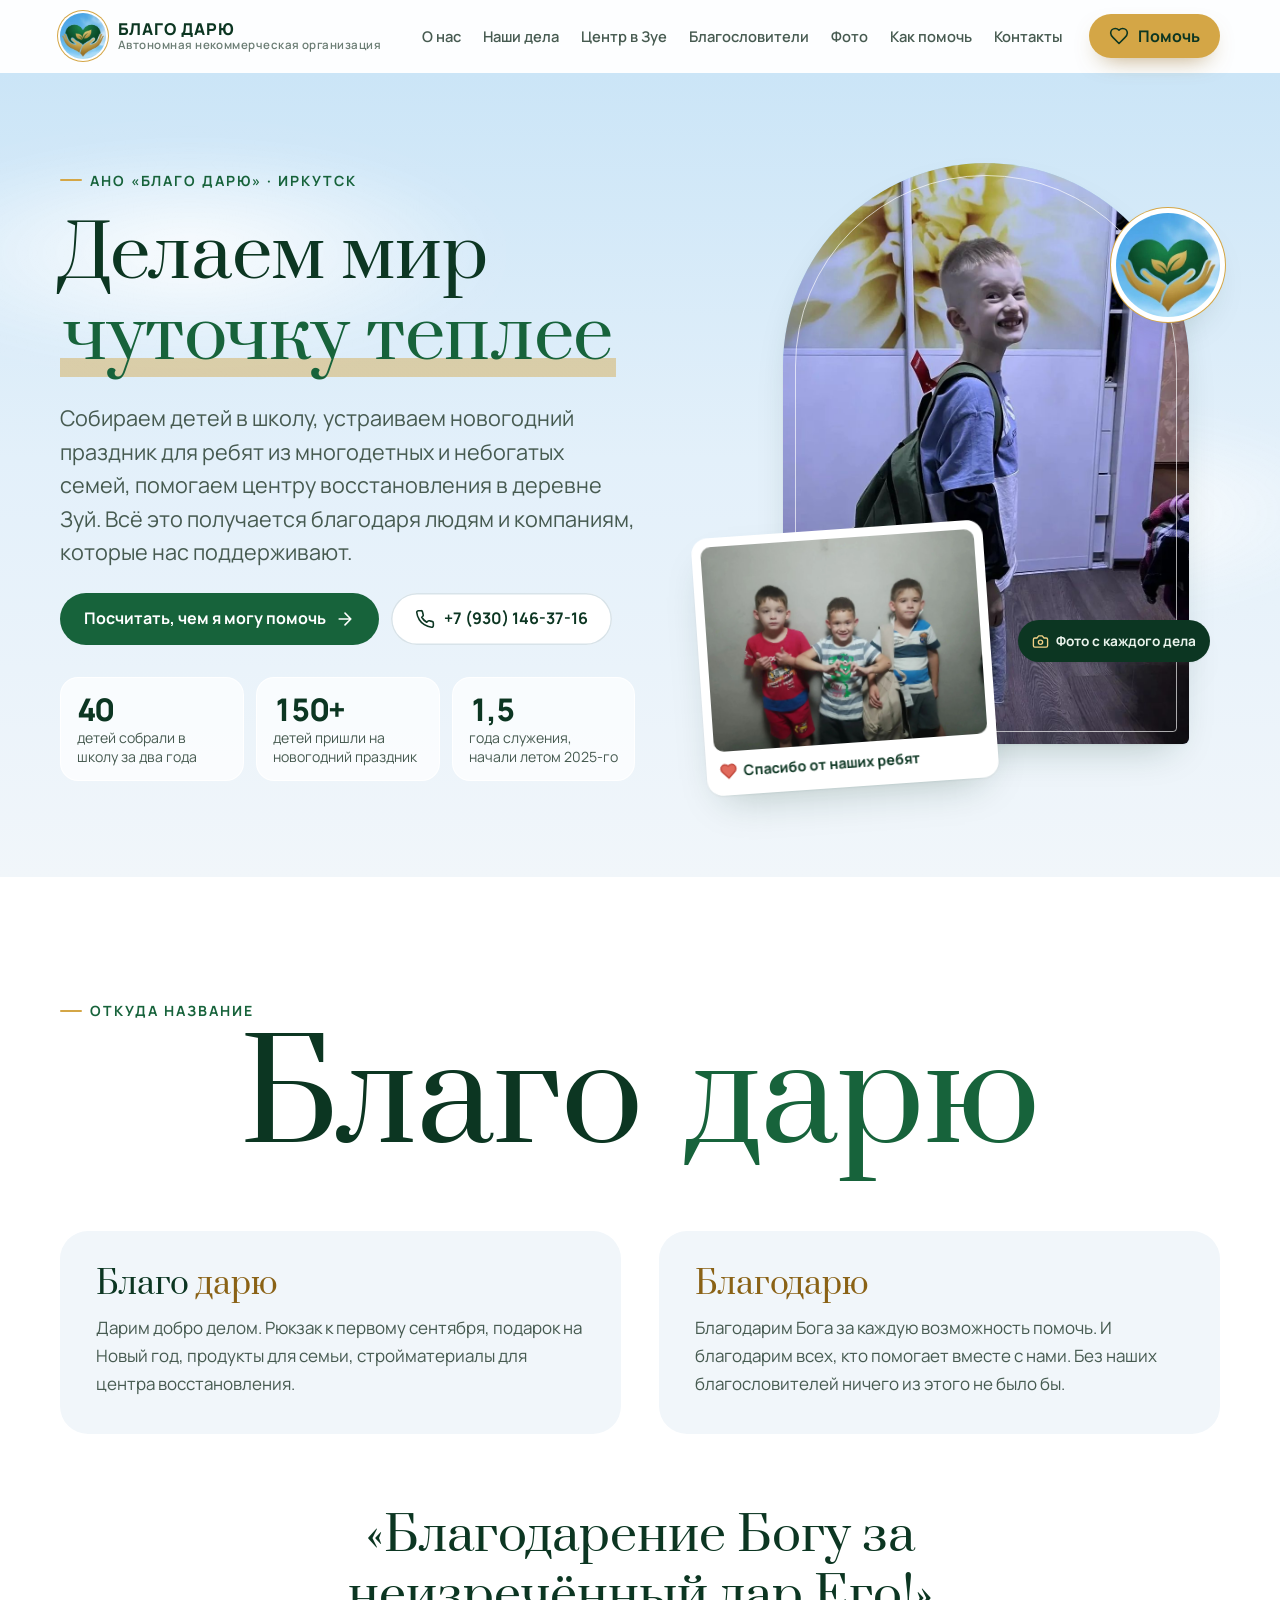
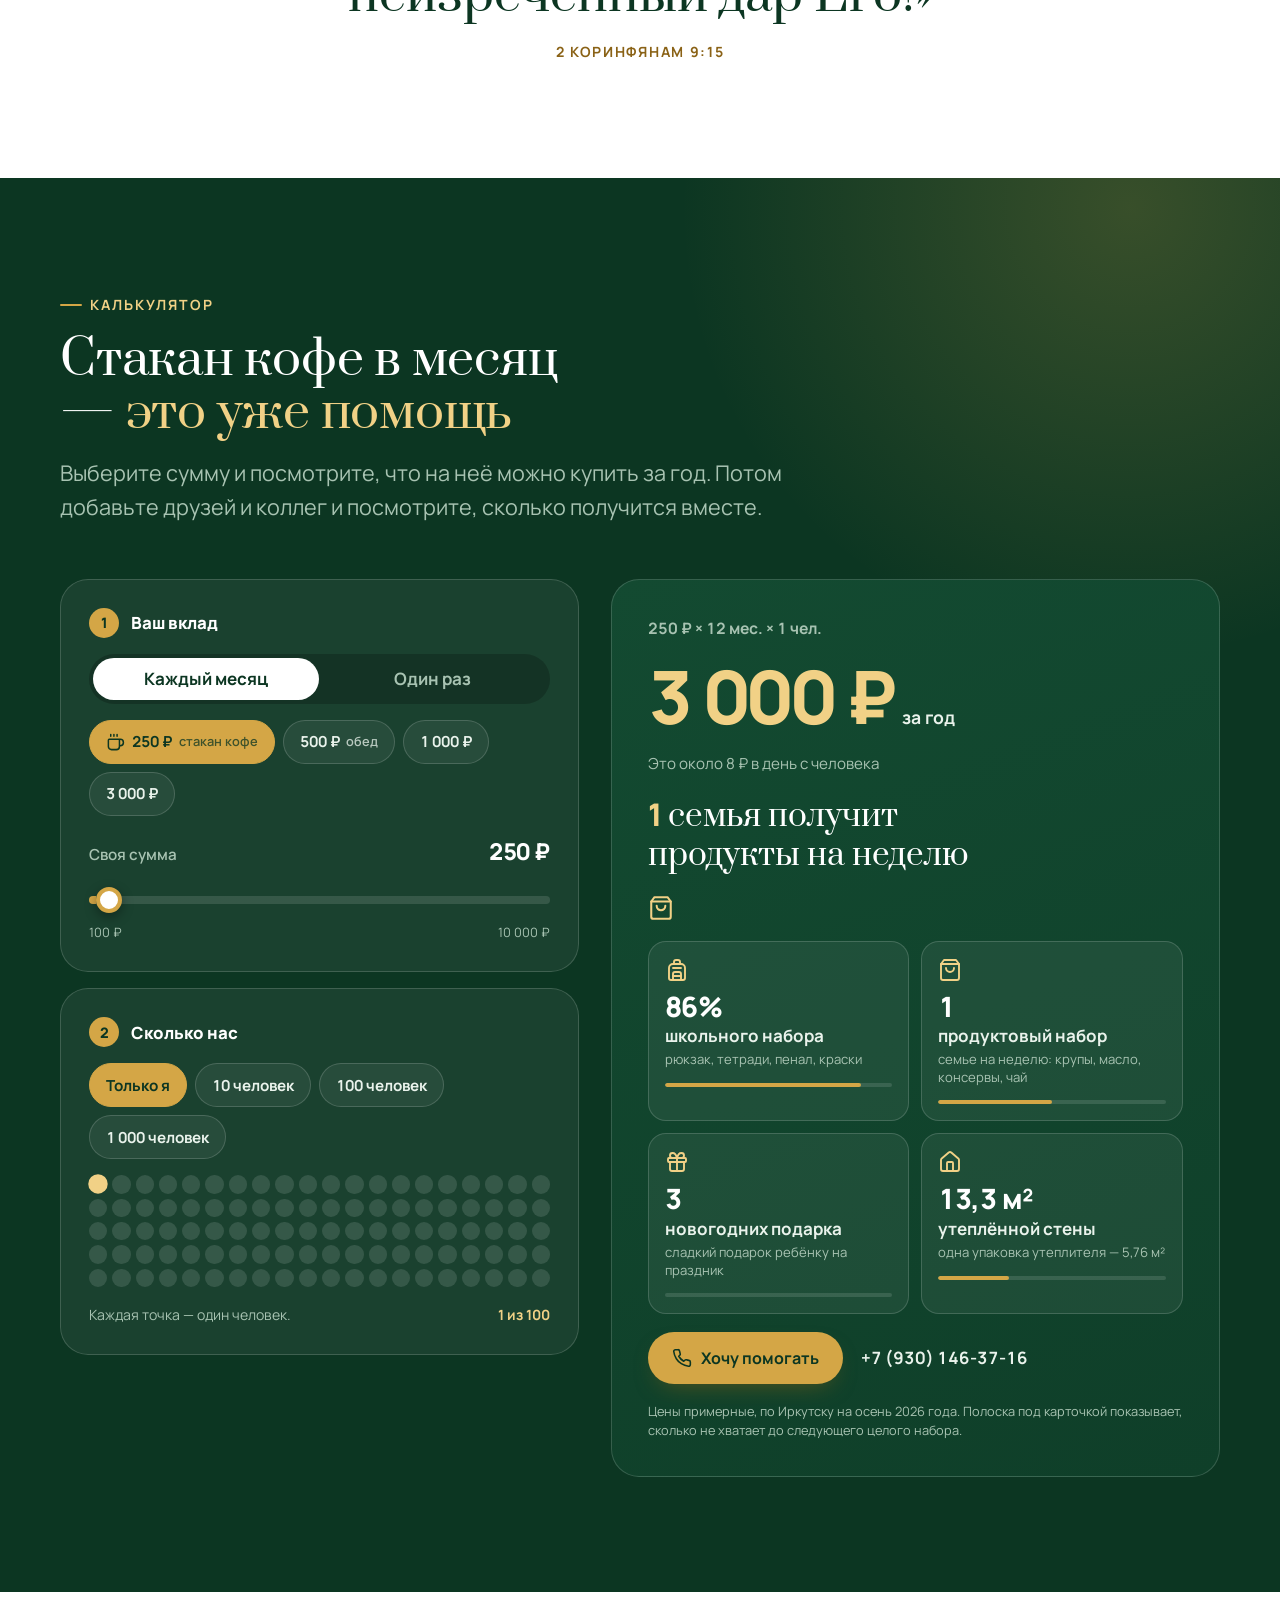
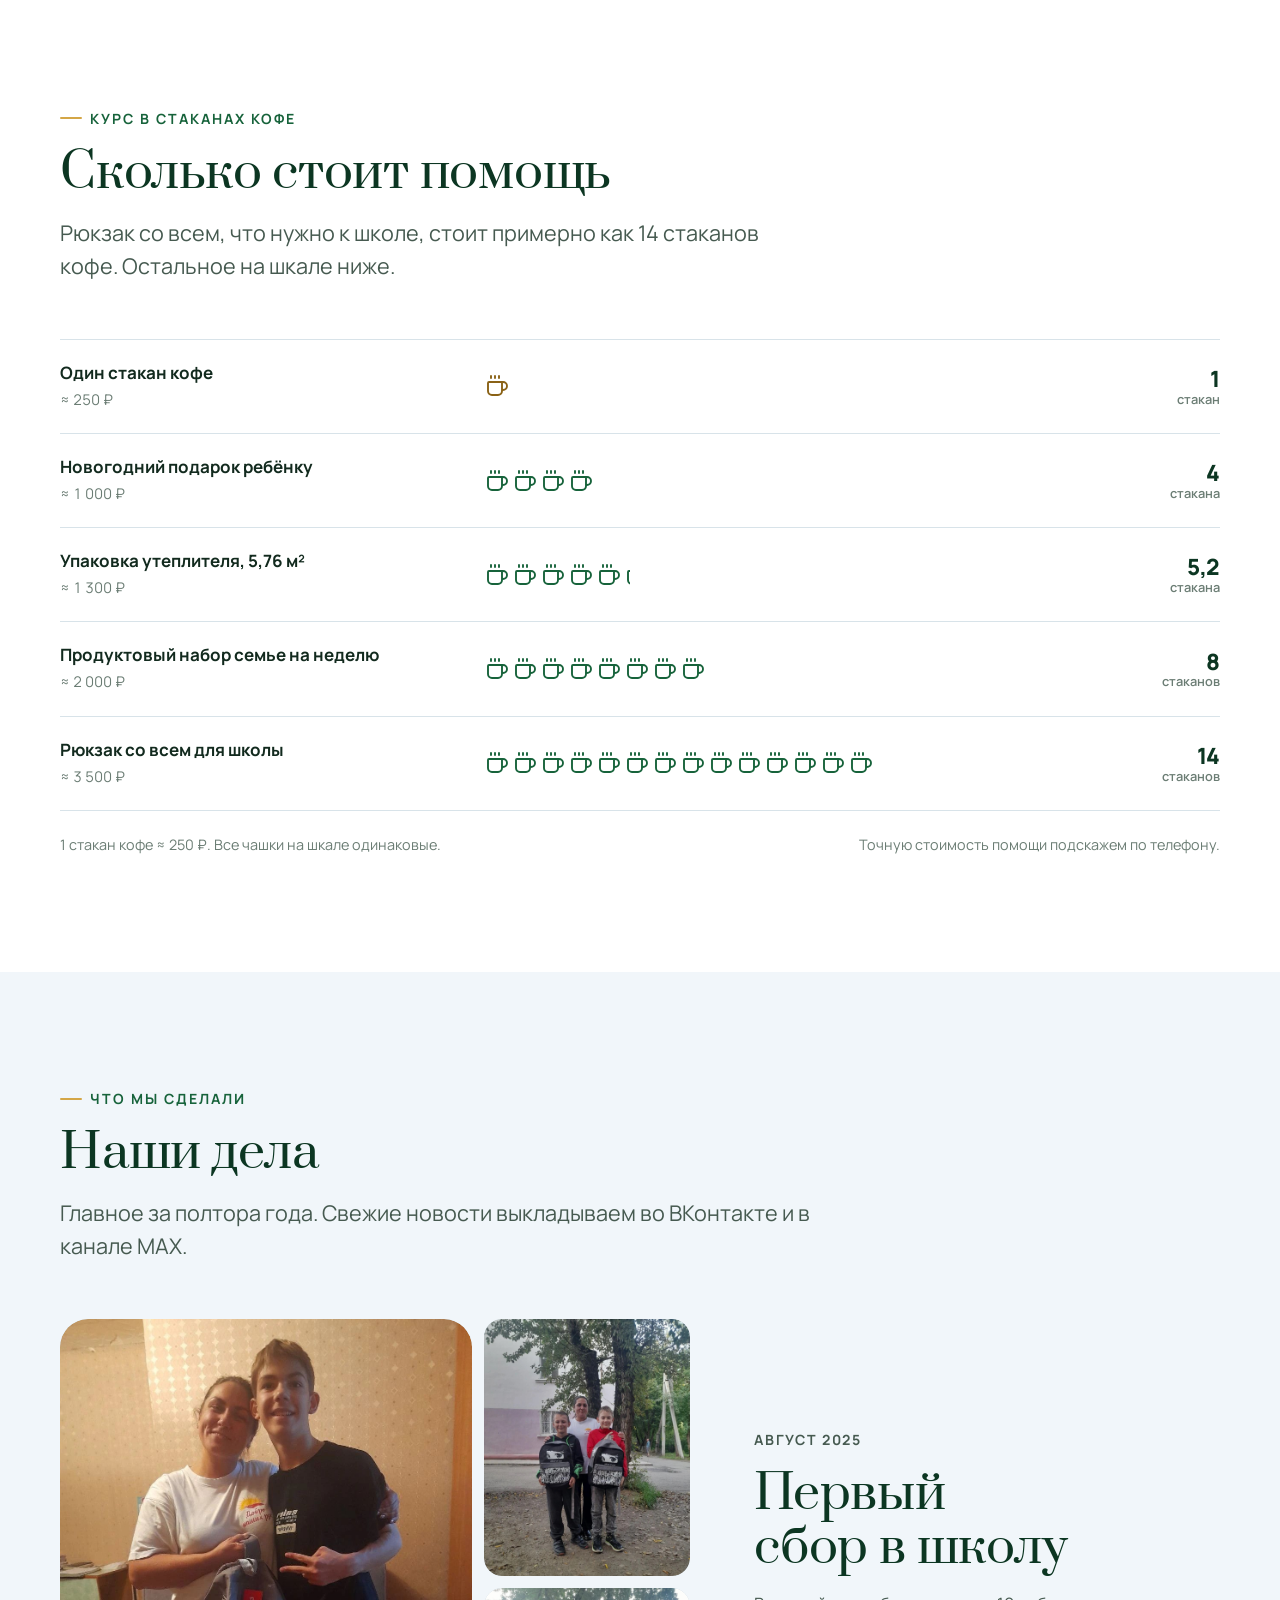
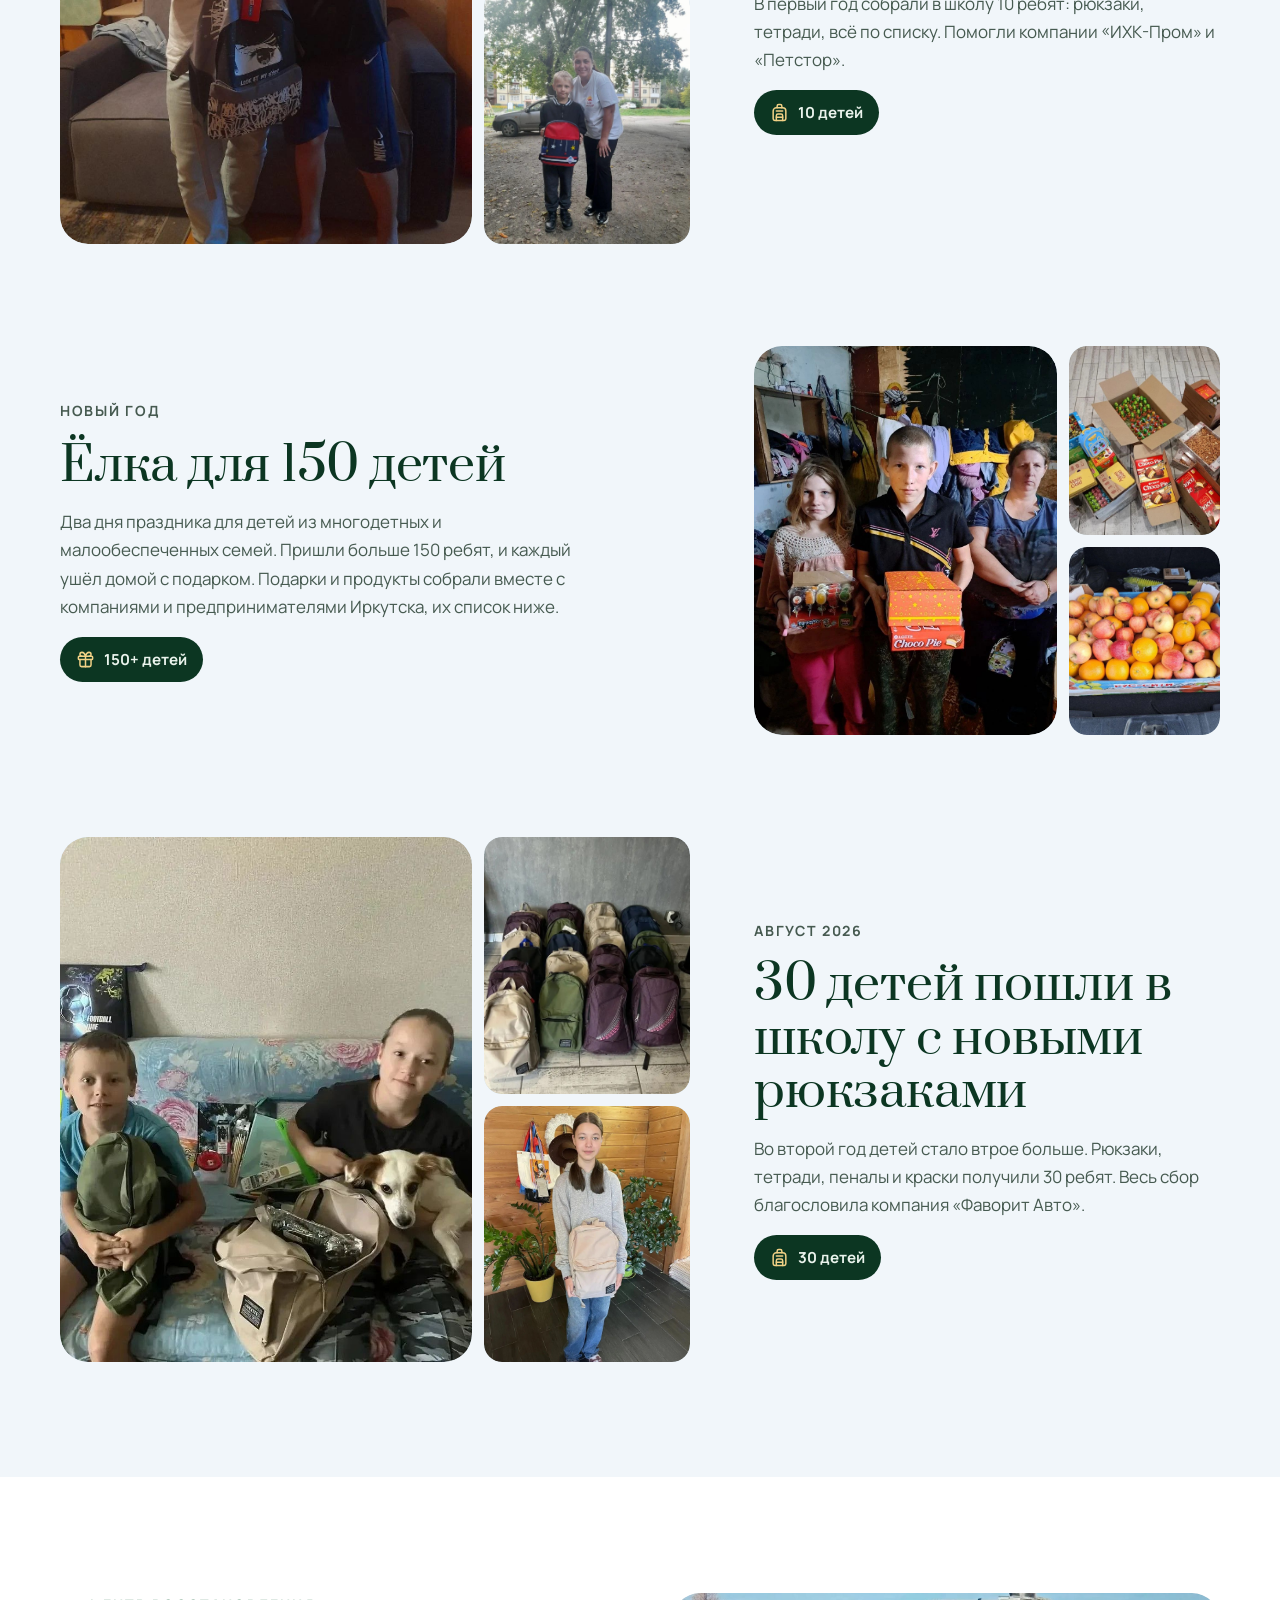
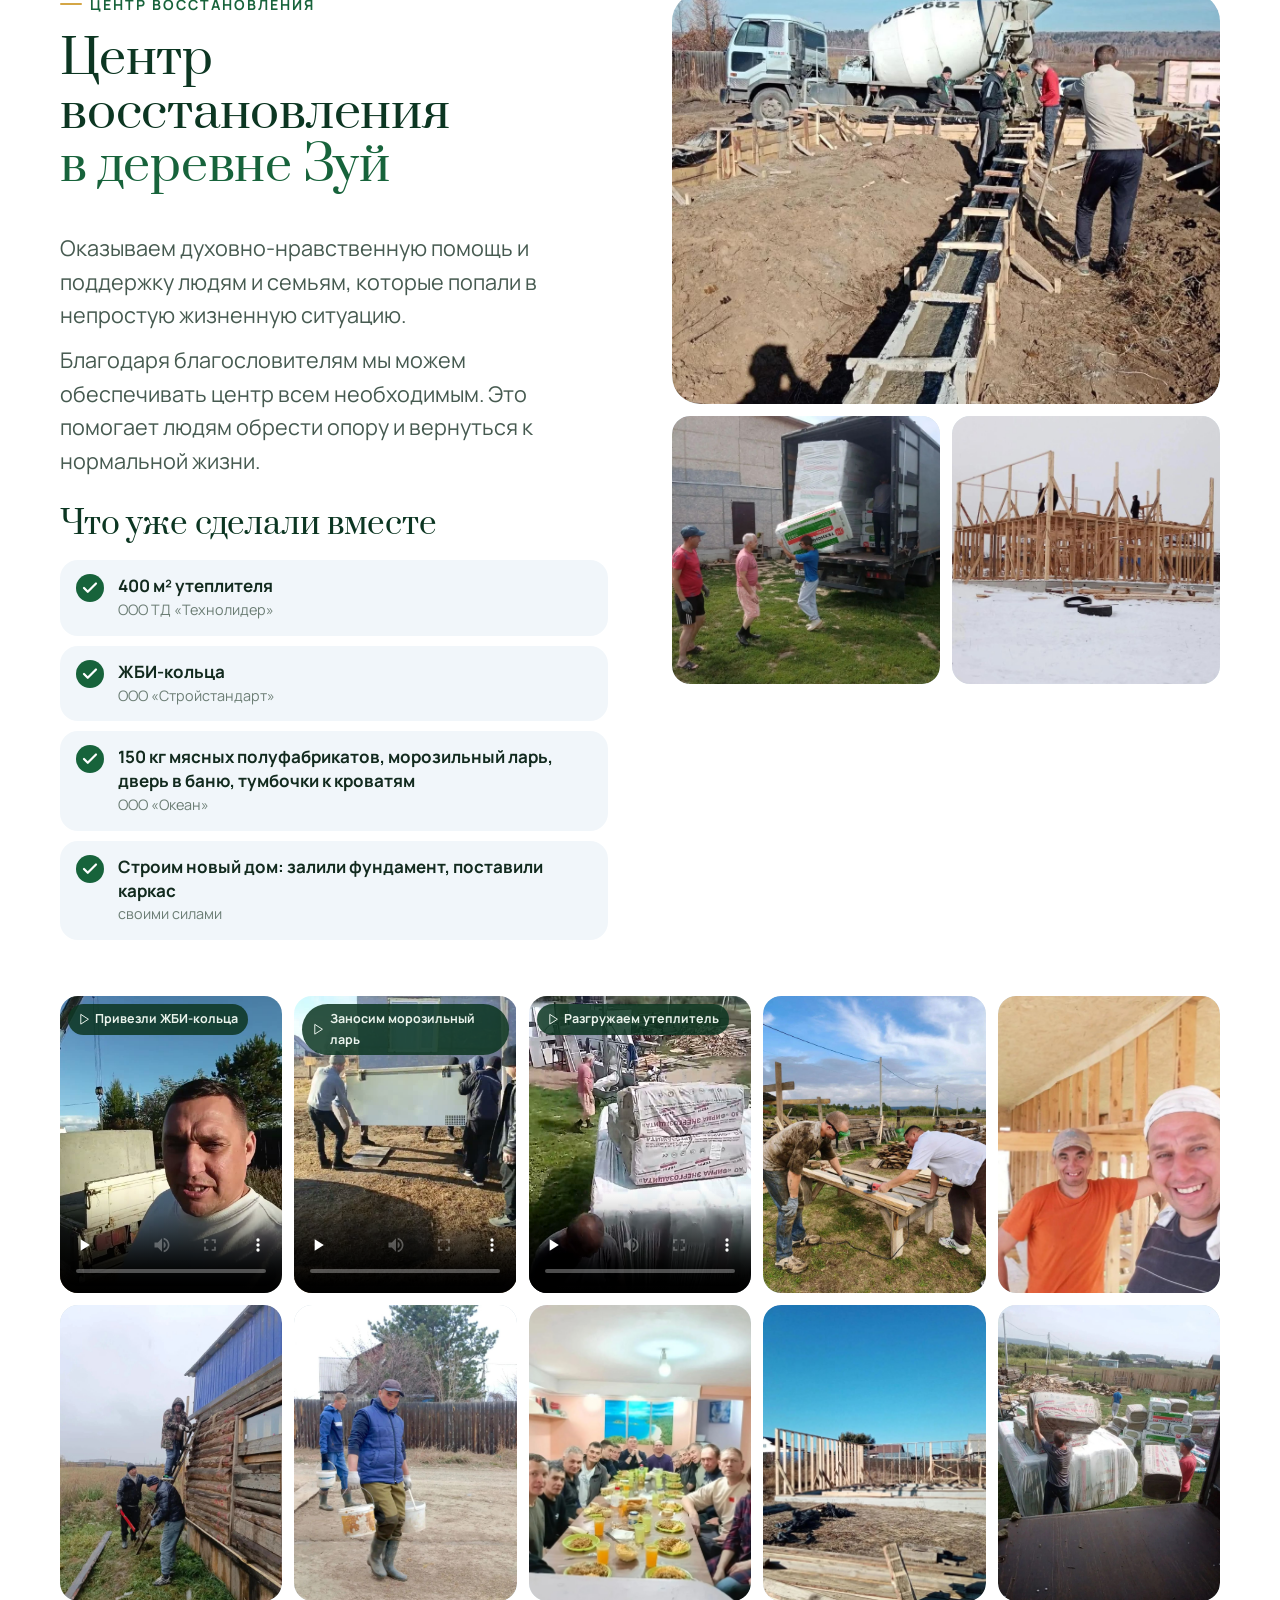
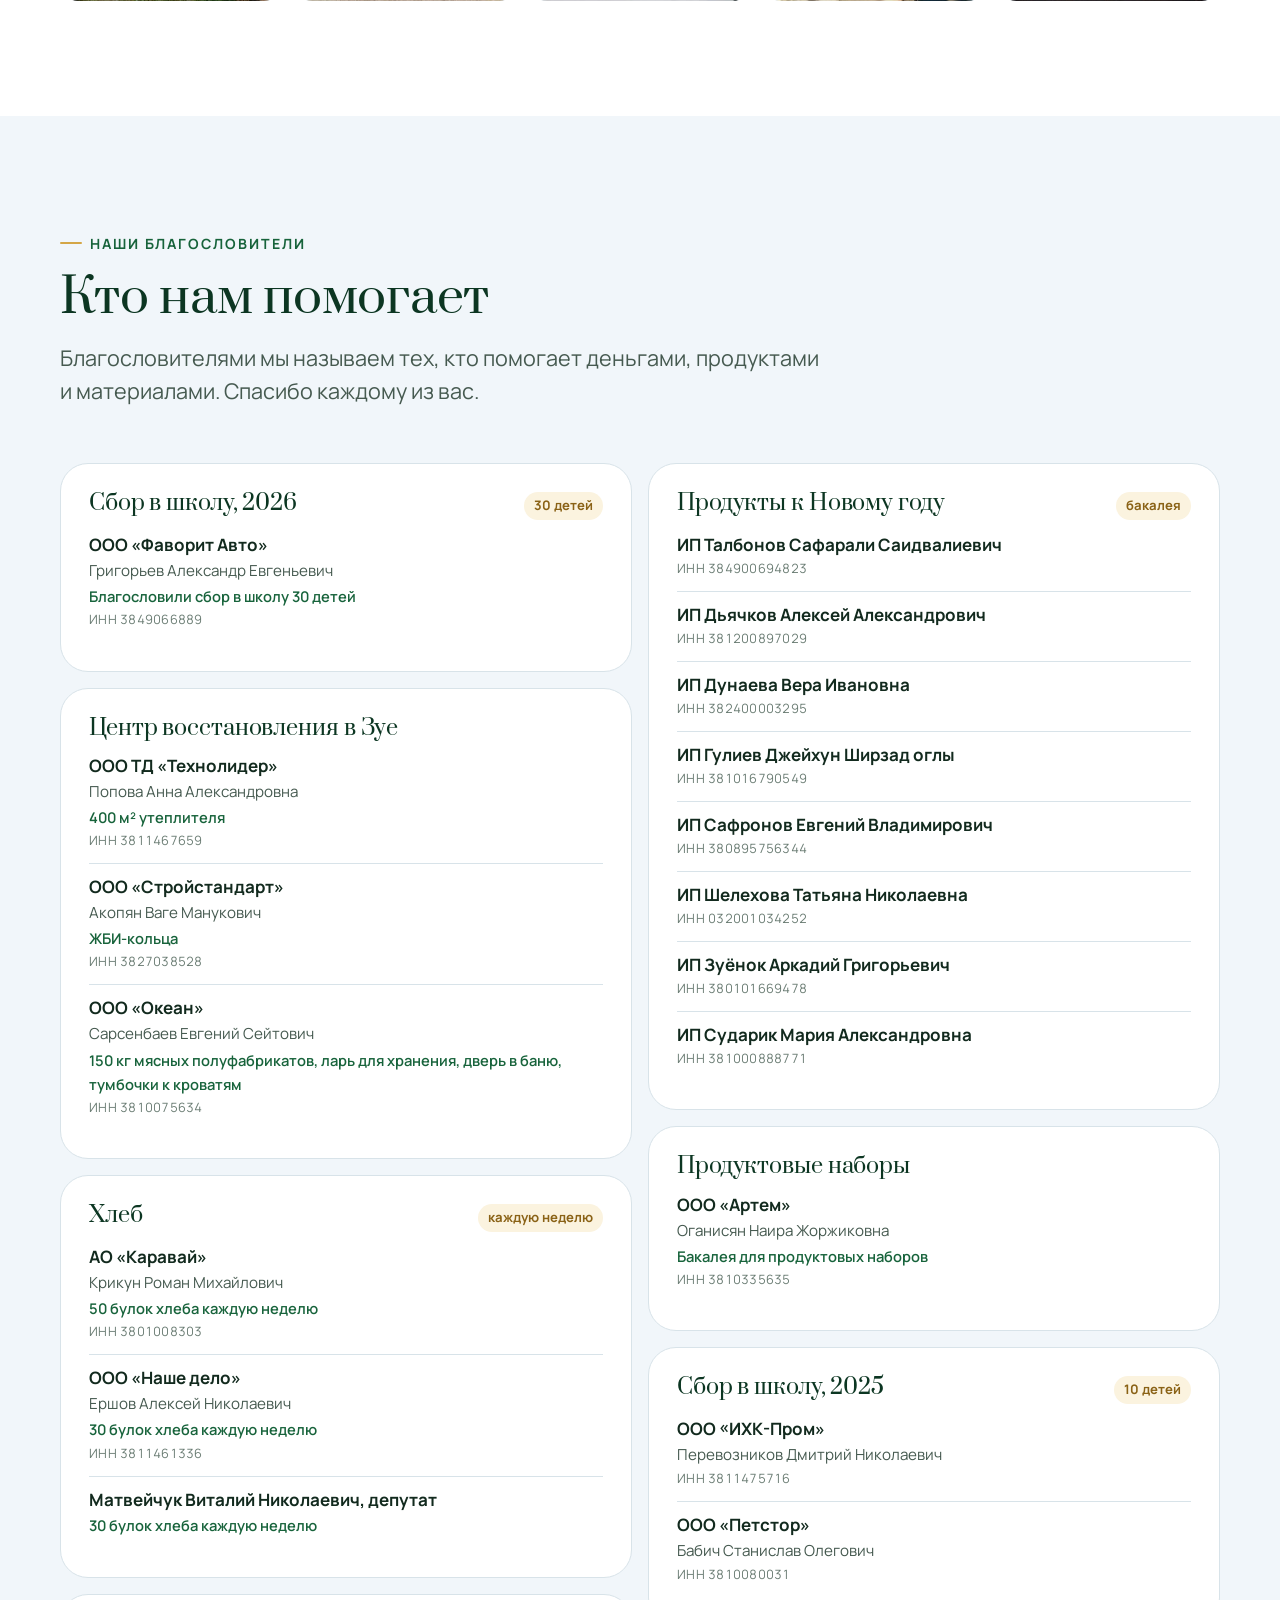
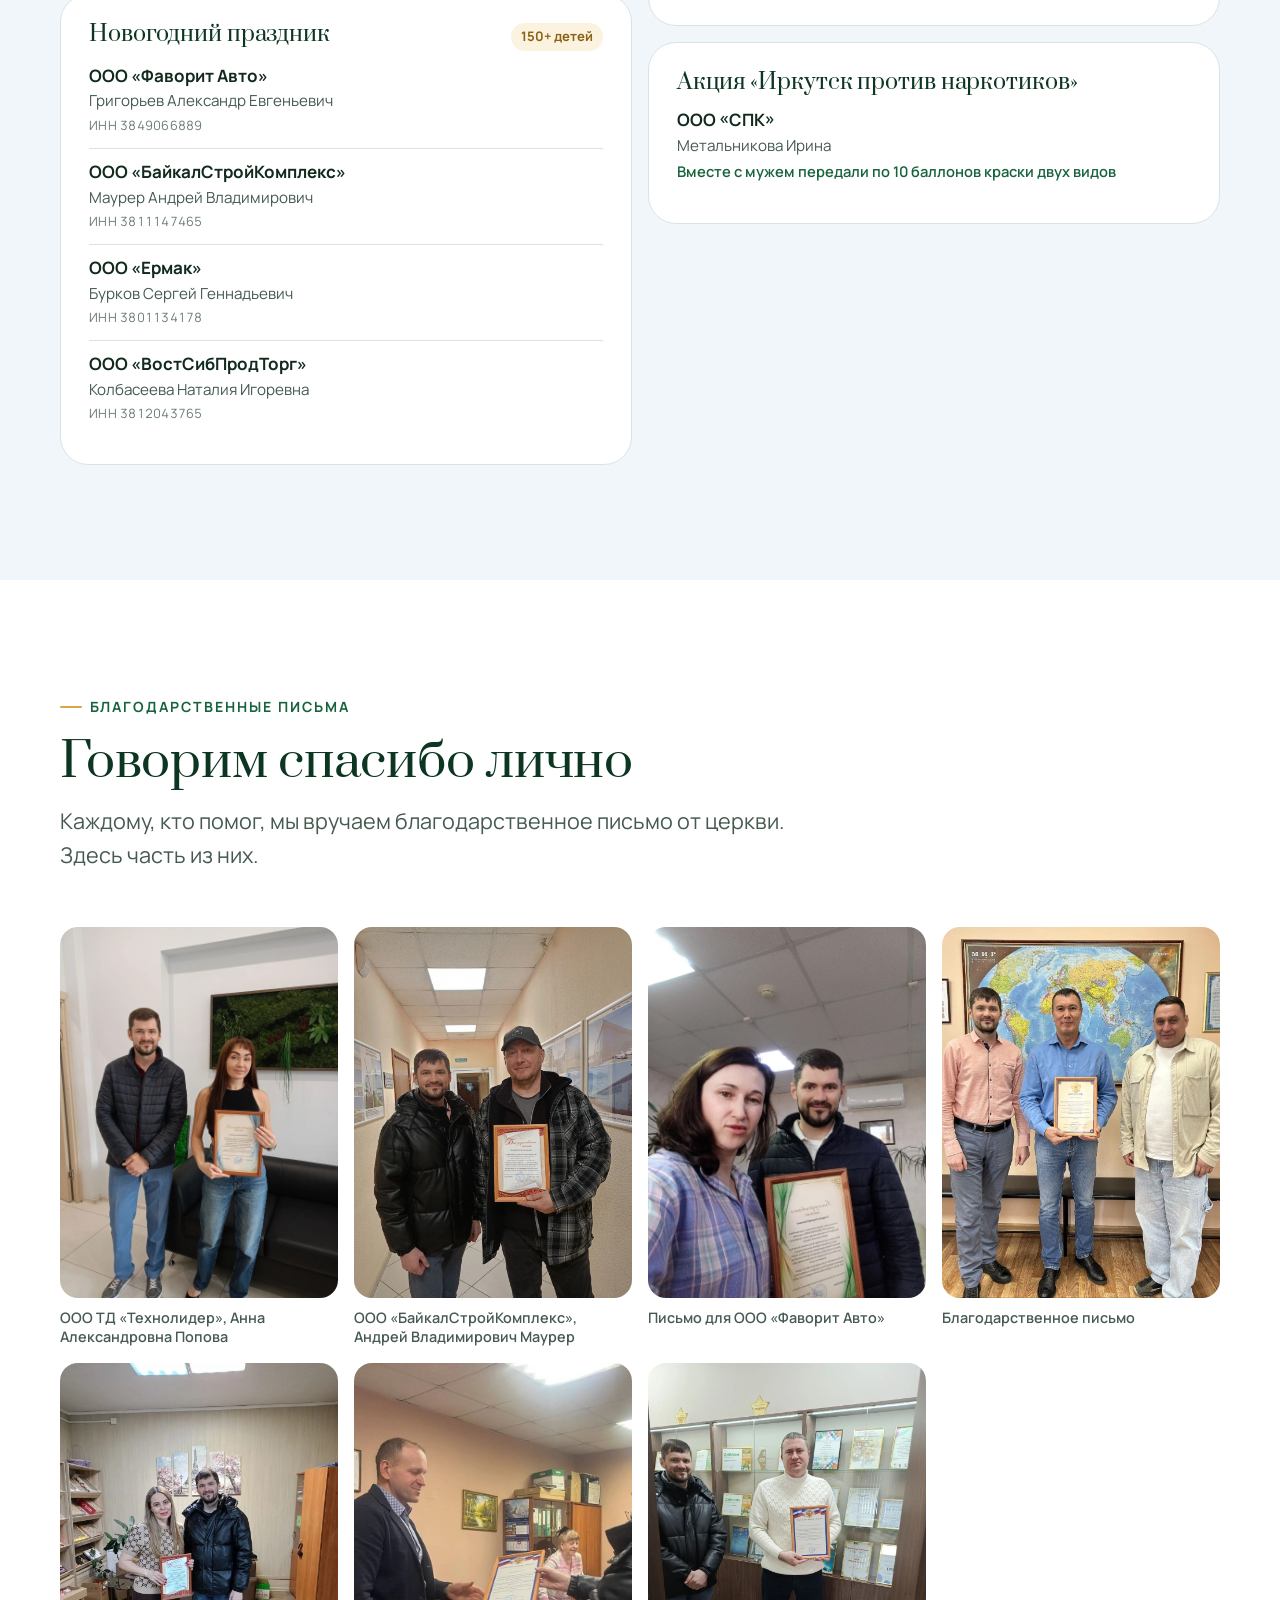
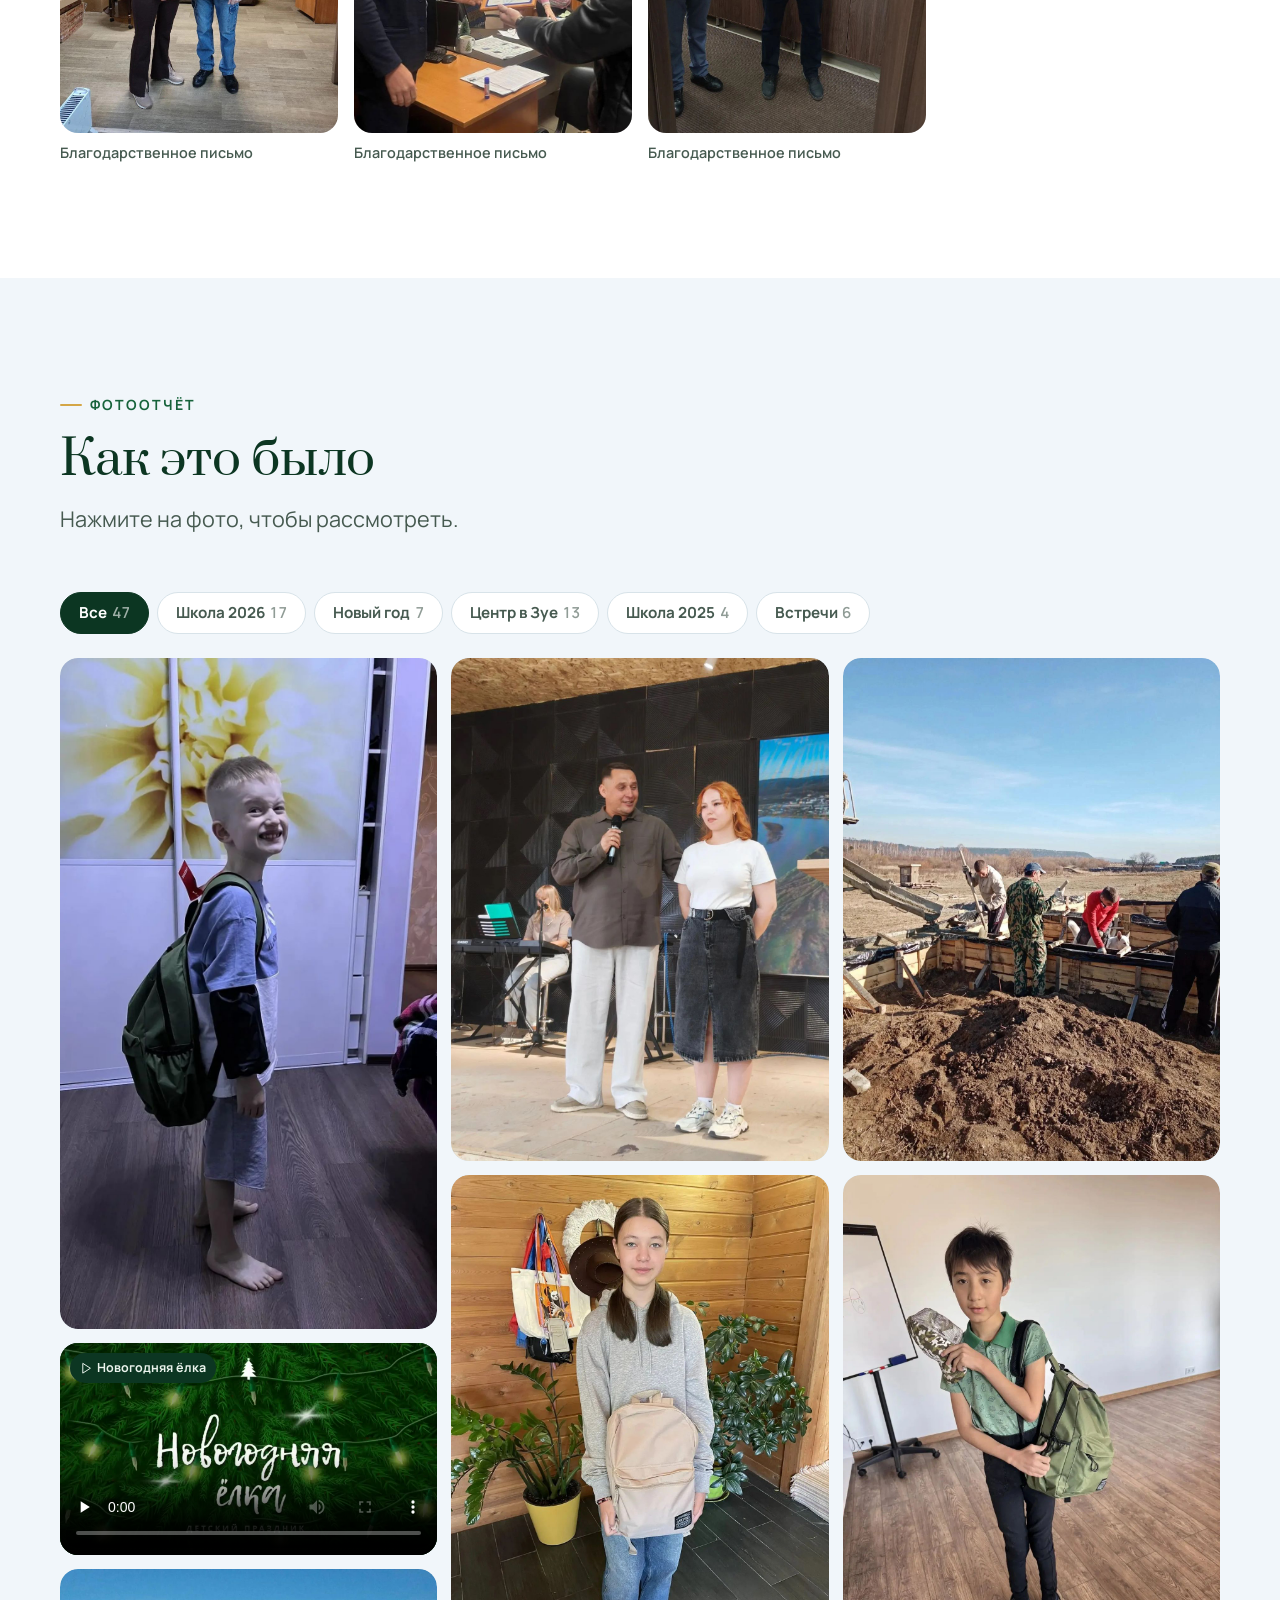
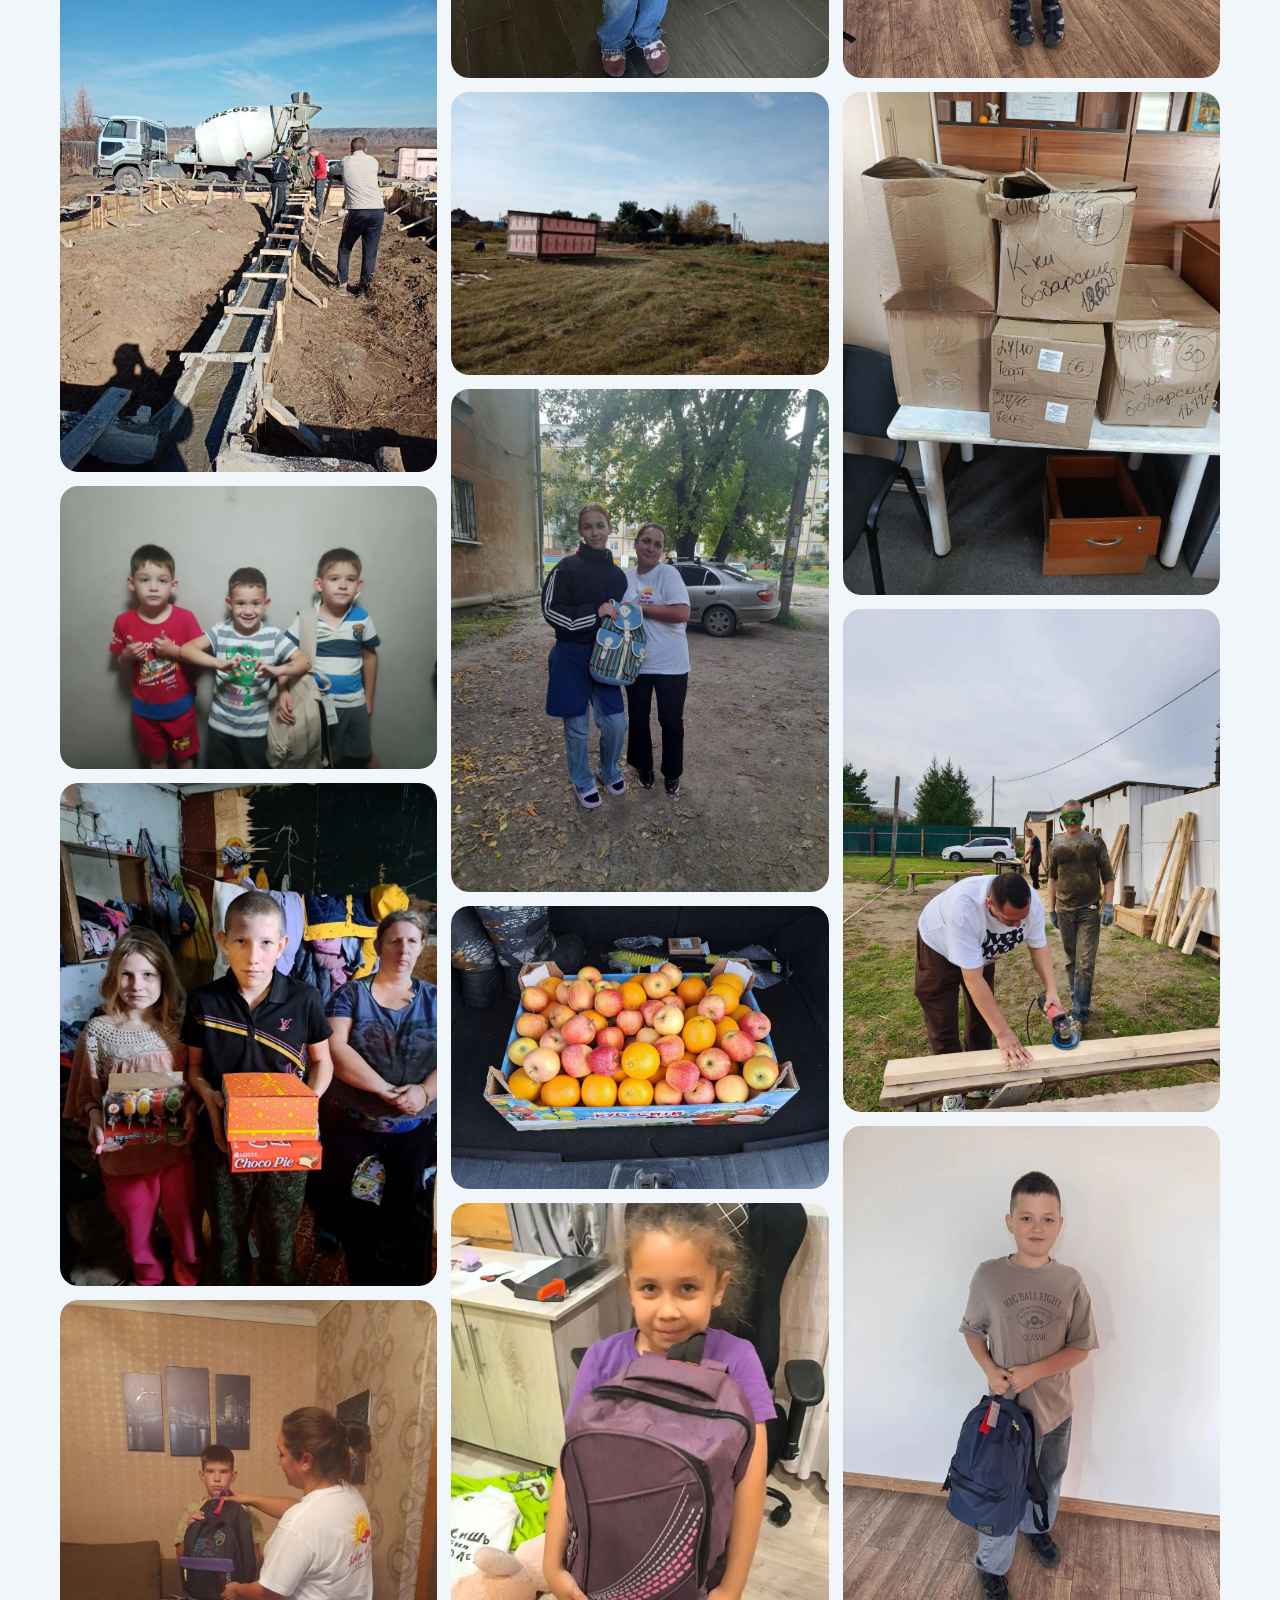
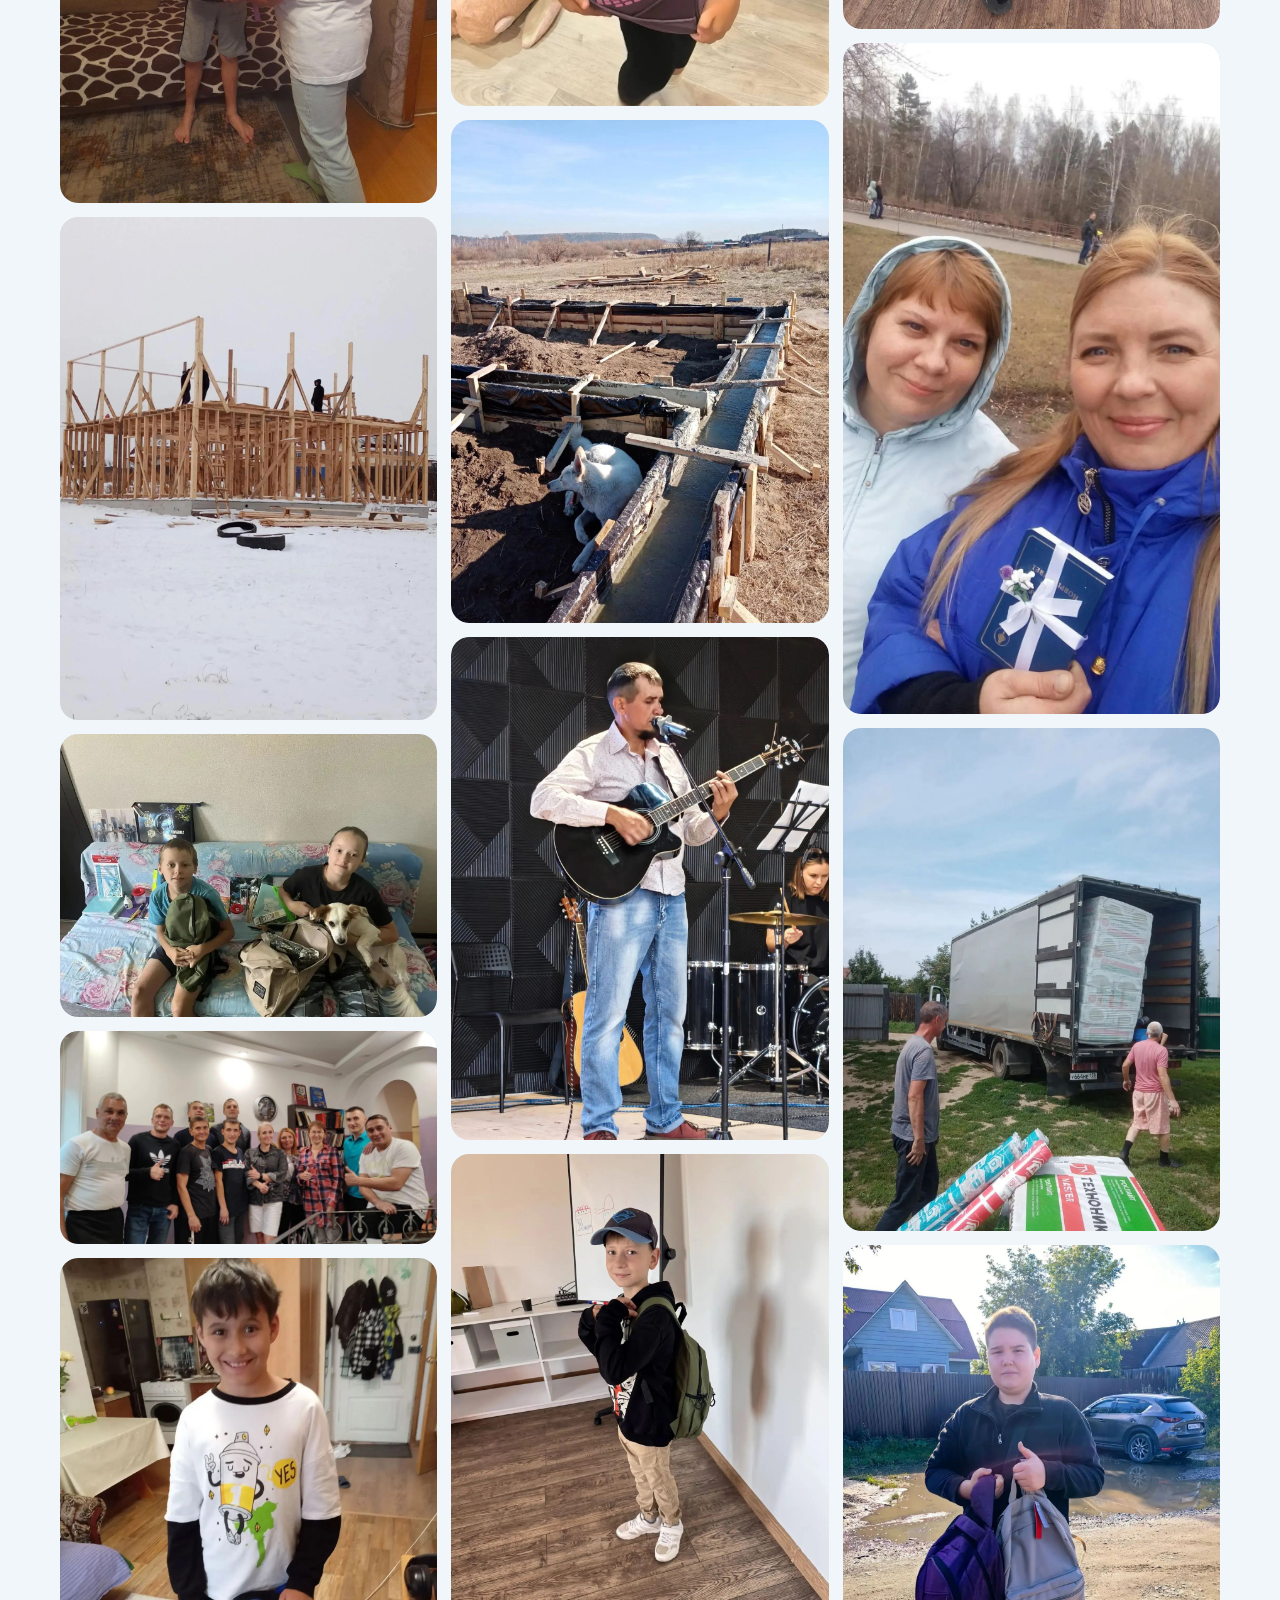
<file: index.html>
<!doctype html>
<html lang="ru">
<head>
<meta charset="utf-8">
<meta name="viewport" content="width=device-width, initial-scale=1, viewport-fit=cover">
<!-- Эта страница собирается автоматически из content.json. Править тексты нужно через админку: /admin/ -->
<title>Благо Дарю — помощь детям, семьям и центру восстановления в Иркутске</title>
<meta name="description" content="АНО «Благо Дарю» из Иркутска. Собираем детей в школу, устраиваем новогодний праздник для детей из многодетных семей, помогаем центру восстановления в деревне Зуй.">
<meta name="theme-color" content="#0C3622">
<meta property="og:type" content="website">
<meta property="og:title" content="Благо Дарю — помощь детям, семьям и центру восстановления в Иркутске">
<meta property="og:description" content="АНО «Благо Дарю» из Иркутска. Собираем детей в школу, устраиваем новогодний праздник для детей из многодетных семей, помогаем центру восстановления в деревне Зуй.">
<link rel="icon" href="images/logo.jpg">
<script type="application/ld+json">{"@context":"https://schema.org","@type":"NGO","name":"АНО «Благо Дарю»","alternateName":"Благо Дарю","description":"АНО «Благо Дарю» из Иркутска. Собираем детей в школу, устраиваем новогодний праздник для детей из многодетных семей, помогаем центру восстановления в деревне Зуй.","telephone":"+7 (930) 146-37-16","areaServed":"Иркутск","logo":"images/logo.jpg","sameAs":["https://vk.ru/goodness_i_give","https://max.ru/join/8KFvpX4G1c8rsklw2HKTjU72c3LsfIecpjc5-Av5uN4"]}</script>
<link rel="preconnect" href="https://fonts.googleapis.com">
<link rel="preconnect" href="https://fonts.gstatic.com" crossorigin>
<link rel="stylesheet" href="https://fonts.googleapis.com/css2?family=Manrope:wght@400;500;600;700;800&family=Prata&display=swap">
<link rel="stylesheet" href="assets/site.css?v=3">
</head>
<body>
<div id="bd-root" data-version="2026-11-16T01:33:27.294Z"><svg width="0" height="0" style="position:absolute" aria-hidden="true" focusable="false"><symbol id="i-coffee" viewBox="0 0 24 24"><path d="M10 2v2M14 2v2M6 2v2"/><path d="M16 8a1 1 0 0 1 1 1v8a4 4 0 0 1-4 4H7a4 4 0 0 1-4-4V9a1 1 0 0 1 1-1h14a4 4 0 1 1 0 8h-1"/></symbol><symbol id="i-backpack" viewBox="0 0 24 24"><path d="M4 10a4 4 0 0 1 4-4h8a4 4 0 0 1 4 4v10a2 2 0 0 1-2 2H6a2 2 0 0 1-2-2Z"/><path d="M8 10h8M8 18h8"/><path d="M8 22v-6a2 2 0 0 1 2-2h4a2 2 0 0 1 2 2v6"/><path d="M9 6V4a2 2 0 0 1 2-2h2a2 2 0 0 1 2 2v2"/></symbol><symbol id="i-home" viewBox="0 0 24 24"><path d="M15 21v-8a1 1 0 0 0-1-1h-4a1 1 0 0 0-1 1v8"/><path d="M3 10a2 2 0 0 1 .709-1.528l7-5.999a2 2 0 0 1 2.582 0l7 5.999A2 2 0 0 1 21 10v9a2 2 0 0 1-2 2H5a2 2 0 0 1-2-2z"/></symbol><symbol id="i-bag" viewBox="0 0 24 24"><path d="M6 2 3 6v14a2 2 0 0 0 2 2h14a2 2 0 0 0 2-2V6l-3-4Z"/><path d="M3 6h18"/><path d="M16 10a4 4 0 0 1-8 0"/></symbol><symbol id="i-book" viewBox="0 0 24 24"><path d="M12 7v14"/><path d="M3 18a1 1 0 0 1-1-1V4a1 1 0 0 1 1-1h5a4 4 0 0 1 4 4 4 4 0 0 1 4-4h5a1 1 0 0 1 1 1v13a1 1 0 0 1-1 1h-6a3 3 0 0 0-3 3 3 3 0 0 0-3-3z"/></symbol><symbol id="i-phone" viewBox="0 0 24 24"><path d="M22 16.92v3a2 2 0 0 1-2.18 2 19.79 19.79 0 0 1-8.63-3.07 19.5 19.5 0 0 1-6-6 19.79 19.79 0 0 1-3.07-8.67A2 2 0 0 1 4.11 2h3a2 2 0 0 1 2 1.72 12.84 12.84 0 0 0 .7 2.81 2 2 0 0 1-.45 2.11L8.09 9.91a16 16 0 0 0 6 6l1.27-1.27a2 2 0 0 1 2.11-.45 12.84 12.84 0 0 0 2.81.7A2 2 0 0 1 22 16.92z"/></symbol><symbol id="i-heart" viewBox="0 0 24 24"><path d="M19 14c1.49-1.46 3-3.21 3-5.5A5.5 5.5 0 0 0 16.5 3c-1.76 0-3 .5-4.5 2-1.5-1.5-2.74-2-4.5-2A5.5 5.5 0 0 0 2 8.5c0 2.3 1.5 4.05 3 5.5l7 7Z"/></symbol><symbol id="i-users" viewBox="0 0 24 24"><path d="M16 21v-2a4 4 0 0 0-4-4H6a4 4 0 0 0-4 4v2"/><circle cx="9" cy="7" r="4"/><path d="M22 21v-2a4 4 0 0 0-3-3.87M16 3.13a4 4 0 0 1 0 7.75"/></symbol><symbol id="i-truck" viewBox="0 0 24 24"><path d="M14 18V6a2 2 0 0 0-2-2H4a2 2 0 0 0-2 2v11a1 1 0 0 0 1 1h2"/><path d="M15 18H9"/><path d="M19 18h2a1 1 0 0 0 1-1v-3.65a1 1 0 0 0-.22-.624l-3.48-4.35A1 1 0 0 0 17.52 8H14"/><circle cx="17" cy="18" r="2"/><circle cx="7" cy="18" r="2"/></symbol><symbol id="i-box" viewBox="0 0 24 24"><path d="M11 21.73a2 2 0 0 0 2 0l7-4A2 2 0 0 0 21 16V8a2 2 0 0 0-1-1.73l-7-4a2 2 0 0 0-2 0l-7 4A2 2 0 0 0 3 8v8a2 2 0 0 0 1 1.73z"/><path d="M12 22V12"/><path d="m3.3 7 7.703 4.734a2 2 0 0 0 1.994 0L20.7 7"/><path d="m7.5 4.27 9 5.15"/></symbol><symbol id="i-building" viewBox="0 0 24 24"><path d="M6 22V4a2 2 0 0 1 2-2h8a2 2 0 0 1 2 2v18Z"/><path d="M6 12H4a2 2 0 0 0-2 2v6a2 2 0 0 0 2 2h2M18 9h2a2 2 0 0 1 2 2v9a2 2 0 0 1-2 2h-2"/><path d="M10 6h4M10 10h4M10 14h4M10 18h4"/></symbol><symbol id="i-share" viewBox="0 0 24 24"><circle cx="18" cy="5" r="3"/><circle cx="6" cy="12" r="3"/><circle cx="18" cy="19" r="3"/><path d="m8.59 13.51 6.83 3.98M15.41 6.51l-6.82 3.98"/></symbol><symbol id="i-copy" viewBox="0 0 24 24"><rect x="8" y="8" width="14" height="14" rx="2"/><path d="M4 16c-1.1 0-2-.9-2-2V4c0-1.1.9-2 2-2h10c1.1 0 2 .9 2 2"/></symbol><symbol id="i-arrow" viewBox="0 0 24 24"><path d="M5 12h14M12 5l7 7-7 7"/></symbol><symbol id="i-x" viewBox="0 0 24 24"><path d="M18 6 6 18M6 6l12 12"/></symbol><symbol id="i-plus" viewBox="0 0 24 24"><path d="M5 12h14M12 5v14"/></symbol><symbol id="i-left" viewBox="0 0 24 24"><path d="m15 18-6-6 6-6"/></symbol><symbol id="i-right" viewBox="0 0 24 24"><path d="m9 18 6-6-6-6"/></symbol><symbol id="i-menu" viewBox="0 0 24 24"><path d="M4 7h16M4 12h16M4 17h16"/></symbol><symbol id="i-camera" viewBox="0 0 24 24"><path d="M14.5 4h-5L7 7H4a2 2 0 0 0-2 2v9a2 2 0 0 0 2 2h16a2 2 0 0 0 2-2V9a2 2 0 0 0-2-2h-3l-2.5-3z"/><circle cx="12" cy="13" r="3"/></symbol><symbol id="i-flame" viewBox="0 0 24 24"><path d="M8.5 14.5A2.5 2.5 0 0 0 11 12c0-1.38-.5-2-1-3-1.072-2.143-.224-4.054 2-6 .5 2.5 2 4.9 4 6.5 2 1.6 3 3.5 3 5.5a7 7 0 1 1-14 0c0-1.153.433-2.294 1-3a2.5 2.5 0 0 0 2.5 2.5z"/></symbol><symbol id="i-sprout" viewBox="0 0 24 24"><path d="M7 20h10"/><path d="M10 20c5.5-2.5.8-6.4 3-10"/><path d="M9.5 9.4c1.1.8 1.8 2.2 2.3 3.7-2 .4-3.5.4-4.8-.3-1.2-.6-2.3-1.9-3-4.2 2.8-.5 4.4 0 5.5.8z"/><path d="M14.1 6a7 7 0 0 0-1.1 4c1.9-.1 3.3-.6 4.3-1.4 1-1 1.6-2.3 1.7-4.6-2.7.1-4 1-4.9 2z"/></symbol><symbol id="i-pin" viewBox="0 0 24 24"><path d="M20 10c0 4.993-5.539 10.193-7.399 11.799a1 1 0 0 1-1.202 0C9.539 20.193 4 14.993 4 10a8 8 0 0 1 16 0"/><circle cx="12" cy="10" r="3"/></symbol><symbol id="i-letter" viewBox="0 0 24 24"><rect x="2" y="4" width="20" height="16" rx="2"/><path d="m22 7-8.97 5.7a1.94 1.94 0 0 1-2.06 0L2 7"/></symbol><symbol id="i-play" viewBox="0 0 24 24"><path d="M6 3 20 12 6 21Z"/></symbol><symbol id="i-ext" viewBox="0 0 24 24"><path d="M15 3h6v6M10 14 21 3M18 13v6a2 2 0 0 1-2 2H5a2 2 0 0 1-2-2V8a2 2 0 0 1 2-2h6"/></symbol><symbol id="i-gift" viewBox="0 0 24 24"><rect x="3" y="8" width="18" height="4" rx="1"/><path d="M12 8v13"/><path d="M19 12v7a2 2 0 0 1-2 2H7a2 2 0 0 1-2-2v-7"/><path d="M7.5 8a2.5 2.5 0 0 1 0-5A4.8 8 0 0 1 12 8a4.8 8 0 0 1 4.5-5 2.5 2.5 0 0 1 0 5"/></symbol><symbol id="i-hammer" viewBox="0 0 24 24"><path d="m15 12-8.373 8.373a1 1 0 1 1-3-3L12 9"/><path d="m18 15 4-4"/><path d="m21.5 11.5-1.914-1.914A2 2 0 0 1 19 8.172V7l-2.26-2.26a6 6 0 0 0-4.202-1.756L9 2.96l.92.82A6.18 6.18 0 0 1 12 8.4V10l2 2h1.172a2 2 0 0 1 1.414.586L18.5 14.5"/></symbol><symbol id="i-check" viewBox="0 0 24 24"><path d="M20 6 9 17l-5-5"/></symbol><symbol id="i-church" viewBox="0 0 24 24"><path d="M10 9h4"/><path d="M12 7v5"/><path d="M14 22v-4a2 2 0 0 0-4 0v4"/><path d="M18 22V5.618a1 1 0 0 0-.553-.894l-4.553-2.277a2 2 0 0 0-1.788 0L6.553 4.724A1 1 0 0 0 6 5.618V22"/><path d="m18 7 3.447 1.724a1 1 0 0 1 .553.894V20a2 2 0 0 1-2 2H4a2 2 0 0 1-2-2V9.618a1 1 0 0 1 .553-.894L6 7"/></symbol></svg><header class="top"><div class="wrap top-in"><a class="brand" href="#hero"><span class="emblem" aria-hidden="true" style="background-image:url('images/logo.jpg')"></span><span class="brand-name">Благо Дарю<small>Автономная некоммерческая организация</small></span></a><nav class="nav" aria-label="Разделы сайта"><a href="#about">О нас</a><a href="#deeds">Наши дела</a><a href="#center">Центр в Зуе</a><a href="#partners">Благословители</a><a href="#gallery">Фото</a><a href="#help">Как помочь</a><a href="#contacts">Контакты</a></nav><a class="btn btn-gold top-btn" href="#help"><svg class="ic" aria-hidden="true"><use href="#i-heart"/></svg>Помочь</a><button class="burger" type="button" aria-expanded="false" aria-label="Открыть меню"><svg class="ic" aria-hidden="true"><use href="#i-menu"/></svg></button></div></header><main><section class="hero" id="hero"><div class="wrap hero-in"><div class="hero-text"><p class="eyebrow">АНО «Благо Дарю» · Иркутск</p><h1>Делаем мир <span class="accent">чуточку теплее</span></h1><div class="lead"><p>Собираем детей в школу, устраиваем новогодний праздник для ребят из многодетных и небогатых семей, помогаем центру восстановления в деревне Зуй. Всё это получается благодаря людям и компаниям, которые нас поддерживают.</p></div><div class="hero-cta"><a class="btn btn-leaf" href="#calc">Посчитать, чем я могу помочь<svg class="ic" aria-hidden="true"><use href="#i-arrow"/></svg></a><a class="btn btn-ghost" href="tel:+79301463716"><svg class="ic" aria-hidden="true"><use href="#i-phone"/></svg>+7 (930) 146-37-16</a></div><ul class="facts" style="--n:3"><li><b>40</b><span>детей собрали в школу за два года</span></li><li><b>150+</b><span>детей пришли на новогодний праздник</span></li><li><b>1,5</b><span>года служения, начали летом 2025-го</span></li></ul></div><div class="hero-art"><div class="arch"><img src="images/school26-01.jpg" alt="Мальчик радуется новому рюкзаку" width="900" height="1600" fetchpriority="high" style="object-position:50% 22%"></div><figure class="polaroid"><img src="images/school26-02.jpg" alt="Трое мальчишек показывают сердце руками" width="1600" height="1200" loading="lazy"><figcaption><svg class="ic" aria-hidden="true"><use href="#i-heart"/></svg>Спасибо от наших ребят</figcaption></figure><span class="badge" role="img" aria-label="Логотип «Благо Дарю»" style="background-image:url('images/logo.jpg')"></span><p class="note"><svg class="ic" aria-hidden="true"><use href="#i-camera"/></svg>Фото с каждого дела</p></div></div></section>
<section class="band name" id="about"><div class="wrap"><p class="eyebrow">Откуда название</p><p class="name-play"><span class="sr">Благо дарю</span><span aria-hidden="true">Благо</span><span class="gap" aria-hidden="true"></span><span class="w2" aria-hidden="true">дарю</span></p><div class="meanings"><div class="meaning"><h3>Благо <span class="em">дарю</span></h3><p>Дарим добро делом. Рюкзак к первому сентября, подарок на Новый год, продукты для семьи, стройматериалы для центра восстановления.</p></div><div class="meaning"><h3><span class="em">Благодарю</span></h3><p>Благодарим Бога за каждую возможность помочь. И благодарим всех, кто помогает вместе с нами. Без наших благословителей ничего из этого не было бы.</p></div></div><figure class="verse"><blockquote>Благодарение Богу за неизречённый дар Его!</blockquote><cite>2 Коринфянам 9:15</cite></figure></div></section>
<section class="band forest" id="calc"><div class="wrap"><header class="sec-head"><p class="eyebrow">Калькулятор</p><h2>Стакан кофе в месяц — <span class="gold">это уже помощь</span></h2><div class="lead"><p>Выберите сумму и посмотрите, что на неё можно купить за год. Потом добавьте друзей и коллег и посмотрите, сколько получится вместе.</p></div></header><div class="calc-grid"><div class="ctl-wrap"><fieldset class="ctl"><legend><span class="step">1</span>Ваш вклад</legend><div class="seg" role="group" aria-label="Как часто помогать"><button type="button" class="seg-btn" data-f="month" aria-pressed="true">Каждый месяц</button><button type="button" class="seg-btn" data-f="once" aria-pressed="false">Один раз</button></div><div class="chips amt-chips" role="group" aria-label="Готовые суммы"><button type="button" class="chip" data-v="250" aria-pressed="true"><svg class="ic" aria-hidden="true"><use href="#i-coffee"/></svg>250 ₽ <small>стакан кофе</small></button><button type="button" class="chip" data-v="500" aria-pressed="false">500 ₽ <small>обед</small></button><button type="button" class="chip" data-v="1000" aria-pressed="false">1 000 ₽</button><button type="button" class="chip" data-v="3000" aria-pressed="false">3 000 ₽</button></div><label class="range-label" for="amt">Своя сумма <output id="amt-out" for="amt">250 ₽</output></label><input type="range" id="amt" min="100" max="10000" step="50" value="250" style="--p:1.5%"><div class="range-scale" aria-hidden="true"><span>100 ₽</span><span>10 000 ₽</span></div></fieldset><fieldset class="ctl"><legend><span class="step">2</span>Сколько нас</legend><div class="chips ppl-chips" role="group" aria-label="Сколько человек помогает"><button type="button" class="chip" data-v="1" aria-pressed="true">Только я</button><button type="button" class="chip" data-v="10" aria-pressed="false">10 человек</button><button type="button" class="chip" data-v="100" aria-pressed="false">100 человек</button><button type="button" class="chip" data-v="1000" aria-pressed="false">1 000 человек</button></div><div class="dots" aria-hidden="true"><i class="on"></i><i></i><i></i><i></i><i></i><i></i><i></i><i></i><i></i><i></i><i></i><i></i><i></i><i></i><i></i><i></i><i></i><i></i><i></i><i></i><i></i><i></i><i></i><i></i><i></i><i></i><i></i><i></i><i></i><i></i><i></i><i></i><i></i><i></i><i></i><i></i><i></i><i></i><i></i><i></i><i></i><i></i><i></i><i></i><i></i><i></i><i></i><i></i><i></i><i></i><i></i><i></i><i></i><i></i><i></i><i></i><i></i><i></i><i></i><i></i><i></i><i></i><i></i><i></i><i></i><i></i><i></i><i></i><i></i><i></i><i></i><i></i><i></i><i></i><i></i><i></i><i></i><i></i><i></i><i></i><i></i><i></i><i></i><i></i><i></i><i></i><i></i><i></i><i></i><i></i><i></i><i></i><i></i><i></i><i></i><i></i><i></i><i></i><i></i><i></i></div><p class="ctl-note"><span>Каждая точка — один человек.</span><b class="dots-note">1 из 100</b></p></fieldset></div><div class="result"><p class="eq">250 ₽ × 12 мес. × 1 чел.</p><p class="total"><b class="total-n">3 000 ₽</b><span class="total-note">за год</span></p><p class="perday">Это около 8 ₽ в день с человека</p><p class="headline" aria-live="polite"><span class="hn">1</span> семья получит продукты на неделю</p><div class="picto" aria-hidden="true"><svg class="ic" aria-hidden="true"><use href="#i-bag"/></svg></div><ul class="res-grid"><li class="res"><svg class="ic" aria-hidden="true"><use href="#i-backpack"/></svg><p class="res-num">86%</p><p class="res-label">школьного набора</p><p class="res-sub">рюкзак, тетради, пенал, краски</p><span class="res-bar"><i style="--w:86%"></i></span></li><li class="res"><svg class="ic" aria-hidden="true"><use href="#i-bag"/></svg><p class="res-num">1</p><p class="res-label">продуктовый набор</p><p class="res-sub">семье на неделю: крупы, масло, консервы, чай</p><span class="res-bar"><i style="--w:50%"></i></span></li><li class="res"><svg class="ic" aria-hidden="true"><use href="#i-gift"/></svg><p class="res-num">3</p><p class="res-label">новогодних подарка</p><p class="res-sub">сладкий подарок ребёнку на праздник</p><span class="res-bar"><i style="--w:0%"></i></span></li><li class="res"><svg class="ic" aria-hidden="true"><use href="#i-home"/></svg><p class="res-num">13,3 м²</p><p class="res-label">утеплённой стены</p><p class="res-sub">одна упаковка утеплителя — 5,76 м²</p><span class="res-bar"><i style="--w:31%"></i></span></li></ul><div class="result-cta"><a class="btn btn-gold" href="tel:+79301463716"><svg class="ic" aria-hidden="true"><use href="#i-phone"/></svg>Хочу помогать</a><span class="phone-txt">+7 (930) 146-37-16</span></div><p class="fine">Цены примерные, по Иркутску на осень 2026 года. Полоска под карточкой показывает, сколько не хватает до следующего целого набора.</p></div></div><script type="application/json" class="calc-data">{"items":[{"icon":"backpack","price":3500,"mode":"count","forms":"школьный набор | школьных набора | школьных наборов","part":"школьного набора","sub":"рюкзак, тетради, пенал, краски","who":"школьник | школьника | школьников","verb":"пойдёт | пойдут","tail":"в школу с новым рюкзаком"},{"icon":"bag","price":2000,"mode":"count","forms":"продуктовый набор | продуктовых набора | продуктовых наборов","part":"продуктового набора","sub":"семье на неделю: крупы, масло, консервы, чай","who":"семья | семьи | семей","verb":"получит | получат","tail":"продукты на неделю"},{"icon":"gift","price":1000,"mode":"count","forms":"новогодний подарок | новогодних подарка | новогодних подарков","part":"новогоднего подарка","sub":"сладкий подарок ребёнку на праздник","who":"ребёнок | ребёнка | детей","verb":"получит | получат","tail":"подарок на Новый год"},{"icon":"home","price":1300,"mode":"measure","per":5.76,"unit":"м²","measureLabel":"утеплённой стены","sub":"одна упаковка утеплителя — 5,76 м²"}],"emptyHeadline":"Ваш вклад войдёт в общий сбор вместе с другими","min":100,"max":10000}</script></div></section>
<section class="band rate" id="rate"><div class="wrap"><header class="sec-head"><p class="eyebrow">Курс в стаканах кофе</p><h2>Сколько стоит помощь</h2><div class="lead"><p>Рюкзак со всем, что нужно к школе, стоит примерно как 14 стаканов кофе. Остальное на шкале ниже.</p></div></header><ul class="rate-list"><li class="rate-row ref"><div class="rate-name"><b>Один стакан кофе</b><span>≈ 250 ₽</span></div><div class="cups" aria-hidden="true"><svg class="ic" aria-hidden="true"><use href="#i-coffee"/></svg></div><p class="rate-n">1<small>стакан</small></p></li><li class="rate-row"><div class="rate-name"><b>Новогодний подарок ребёнку</b><span>≈ 1 000 ₽</span></div><div class="cups" aria-hidden="true"><svg class="ic" aria-hidden="true"><use href="#i-coffee"/></svg><svg class="ic" aria-hidden="true"><use href="#i-coffee"/></svg><svg class="ic" aria-hidden="true"><use href="#i-coffee"/></svg><svg class="ic" aria-hidden="true"><use href="#i-coffee"/></svg></div><p class="rate-n">4<small>стакана</small></p></li><li class="rate-row"><div class="rate-name"><b>Упаковка утеплителя, 5,76 м²</b><span>≈ 1 300 ₽</span></div><div class="cups" aria-hidden="true"><svg class="ic" aria-hidden="true"><use href="#i-coffee"/></svg><svg class="ic" aria-hidden="true"><use href="#i-coffee"/></svg><svg class="ic" aria-hidden="true"><use href="#i-coffee"/></svg><svg class="ic" aria-hidden="true"><use href="#i-coffee"/></svg><svg class="ic" aria-hidden="true"><use href="#i-coffee"/></svg><span class="cup-part" style="--f:0.20"><svg class="ic" aria-hidden="true"><use href="#i-coffee"/></svg></span></div><p class="rate-n">5,2<small>стакана</small></p></li><li class="rate-row"><div class="rate-name"><b>Продуктовый набор семье на неделю</b><span>≈ 2 000 ₽</span></div><div class="cups" aria-hidden="true"><svg class="ic" aria-hidden="true"><use href="#i-coffee"/></svg><svg class="ic" aria-hidden="true"><use href="#i-coffee"/></svg><svg class="ic" aria-hidden="true"><use href="#i-coffee"/></svg><svg class="ic" aria-hidden="true"><use href="#i-coffee"/></svg><svg class="ic" aria-hidden="true"><use href="#i-coffee"/></svg><svg class="ic" aria-hidden="true"><use href="#i-coffee"/></svg><svg class="ic" aria-hidden="true"><use href="#i-coffee"/></svg><svg class="ic" aria-hidden="true"><use href="#i-coffee"/></svg></div><p class="rate-n">8<small>стаканов</small></p></li><li class="rate-row"><div class="rate-name"><b>Рюкзак со всем для школы</b><span>≈ 3 500 ₽</span></div><div class="cups" aria-hidden="true"><svg class="ic" aria-hidden="true"><use href="#i-coffee"/></svg><svg class="ic" aria-hidden="true"><use href="#i-coffee"/></svg><svg class="ic" aria-hidden="true"><use href="#i-coffee"/></svg><svg class="ic" aria-hidden="true"><use href="#i-coffee"/></svg><svg class="ic" aria-hidden="true"><use href="#i-coffee"/></svg><svg class="ic" aria-hidden="true"><use href="#i-coffee"/></svg><svg class="ic" aria-hidden="true"><use href="#i-coffee"/></svg><svg class="ic" aria-hidden="true"><use href="#i-coffee"/></svg><svg class="ic" aria-hidden="true"><use href="#i-coffee"/></svg><svg class="ic" aria-hidden="true"><use href="#i-coffee"/></svg><svg class="ic" aria-hidden="true"><use href="#i-coffee"/></svg><svg class="ic" aria-hidden="true"><use href="#i-coffee"/></svg><svg class="ic" aria-hidden="true"><use href="#i-coffee"/></svg><svg class="ic" aria-hidden="true"><use href="#i-coffee"/></svg></div><p class="rate-n">14<small>стаканов</small></p></li></ul><div class="rate-foot"><p>1 стакан кофе ≈ 250 ₽. Все чашки на шкале одинаковые.</p><p>Точную стоимость помощи подскажем по телефону.</p></div></div></section>
<section class="band" id="deeds"><div class="wrap"><header class="sec-head"><p class="eyebrow">Что мы сделали</p><h2>Наши дела</h2><div class="lead"><p>Главное за полтора года. Свежие новости выкладываем во ВКонтакте и в канале MAX.</p></div></header><div class="deeds"><article class="deed"><div class="deed-media n3"><div class="dm main"><button type="button" class="lb-open" data-lb="deed-deeds" data-src="images/school25-01.jpg" data-cap="Подросток с новым рюкзаком" aria-label="Открыть фото: Подросток с новым рюкзаком"><img src="images/school25-01.jpg" alt="Подросток с новым рюкзаком" width="960" height="1280" loading="lazy" style="object-position:50% 30%"></button></div><div class="dm"><button type="button" class="lb-open" data-lb="deed-deeds" data-src="images/school25-02.jpg" data-cap="Братья с рюкзаками и мама" aria-label="Открыть фото: Братья с рюкзаками и мама"><img src="images/school25-02.jpg" alt="Братья с рюкзаками и мама" width="960" height="1280" loading="lazy" style="object-position:50% 45%"></button></div><div class="dm"><button type="button" class="lb-open" data-lb="deed-deeds" data-src="images/school25-04.jpg" data-cap="Первоклассник с красным рюкзаком" aria-label="Открыть фото: Первоклассник с красным рюкзаком"><img src="images/school25-04.jpg" alt="Первоклассник с красным рюкзаком" width="960" height="1280" loading="lazy" style="object-position:50% 45%"></button></div></div><div class="deed-text"><p class="when">Август 2025</p><h3>Первый сбор в школу</h3><p>В первый год собрали в школу 10 ребят: рюкзаки, тетради, всё по списку. Помогли компании «ИХК-Пром» и «Петстор».</p><p class="tag"><svg class="ic" aria-hidden="true"><use href="#i-backpack"/></svg>10 детей</p></div></article><article class="deed"><div class="deed-media n3"><div class="dm main"><button type="button" class="lb-open" data-lb="deed-deeds" data-src="images/newyear-01.jpg" data-cap="Дети с новогодними подарками" aria-label="Открыть фото: Дети с новогодними подарками"><img src="images/newyear-01.jpg" alt="Дети с новогодними подарками" width="960" height="1280" loading="lazy" style="object-position:50% 50%"></button></div><div class="dm"><button type="button" class="lb-open" data-lb="deed-deeds" data-src="images/newyear-03.jpg" data-cap="Сладости для подарков" aria-label="Открыть фото: Сладости для подарков"><img src="images/newyear-03.jpg" alt="Сладости для подарков" width="1280" height="960" loading="lazy"></button></div><div class="dm"><button type="button" class="lb-open" data-lb="deed-deeds" data-src="images/newyear-04.jpg" data-cap="Коробка с мандаринами и яблоками" aria-label="Открыть фото: Коробка с мандаринами и яблоками"><img src="images/newyear-04.jpg" alt="Коробка с мандаринами и яблоками" width="1280" height="960" loading="lazy"></button></div></div><div class="deed-text"><p class="when">Новый год</p><h3>Ёлка для 150 детей</h3><p>Два дня праздника для детей из многодетных и малообеспеченных семей. Пришли больше 150 ребят, и каждый ушёл домой с подарком. Подарки и продукты собрали вместе с компаниями и предпринимателями Иркутска, их список ниже.</p><p class="tag"><svg class="ic" aria-hidden="true"><use href="#i-gift"/></svg>150+ детей</p></div></article><article class="deed"><div class="deed-media n3"><div class="dm main"><button type="button" class="lb-open" data-lb="deed-deeds" data-src="images/school26-03.jpg" data-cap="Брат и сестра разбирают школьные принадлежности" aria-label="Открыть фото: Брат и сестра разбирают школьные принадлежности"><img src="images/school26-03.jpg" alt="Брат и сестра разбирают школьные принадлежности" width="1280" height="960" loading="lazy" style="object-position:62% 50%"></button></div><div class="dm"><button type="button" class="lb-open" data-lb="deed-deeds" data-src="images/school26-17.jpg" data-cap="Рюкзаки, готовые к раздаче" aria-label="Открыть фото: Рюкзаки, готовые к раздаче"><img src="images/school26-17.jpg" alt="Рюкзаки, готовые к раздаче" width="900" height="1600" loading="lazy" style="object-position:50% 72%"></button></div><div class="dm"><button type="button" class="lb-open" data-lb="deed-deeds" data-src="images/school26-06.jpg" data-cap="Девочка с новым рюкзаком" aria-label="Открыть фото: Девочка с новым рюкзаком"><img src="images/school26-06.jpg" alt="Девочка с новым рюкзаком" width="1200" height="1600" loading="lazy" style="object-position:50% 30%"></button></div></div><div class="deed-text"><p class="when">Август 2026</p><h3>30 детей пошли в школу с новыми рюкзаками</h3><p>Во второй год детей стало втрое больше. Рюкзаки, тетради, пеналы и краски получили 30 ребят. Весь сбор благословила компания «Фаворит Авто».</p><p class="tag"><svg class="ic" aria-hidden="true"><use href="#i-backpack"/></svg>30 детей</p></div></article></div></div></section>
<section class="band center" id="center"><div class="wrap"><div class="center-grid"><div class="center-text"><header class="sec-head tight"><p class="eyebrow">Центр восстановления</p><h2>Центр восстановления <span class="gold">в деревне Зуй</span></h2></header><div class="center-body"><p>Оказываем духовно-нравственную помощь и поддержку людям и семьям, которые попали в непростую жизненную ситуацию.</p><p>Благодаря благословителям мы можем обеспечивать центр всем необходимым. Это помогает людям обрести опору и вернуться к нормальной жизни.</p></div><h3 class="list-title">Что уже сделали вместе</h3><ul class="checklist"><li><svg class="ic" aria-hidden="true"><use href="#i-check"/></svg><div><b>400 м² утеплителя</b><span>ООО ТД «Технолидер»</span></div></li><li><svg class="ic" aria-hidden="true"><use href="#i-check"/></svg><div><b>ЖБИ-кольца</b><span>ООО «Стройстандарт»</span></div></li><li><svg class="ic" aria-hidden="true"><use href="#i-check"/></svg><div><b>150 кг мясных полуфабрикатов, морозильный ларь, дверь в баню, тумбочки к кроватям</b><span>ООО «Океан»</span></div></li><li><svg class="ic" aria-hidden="true"><use href="#i-check"/></svg><div><b>Строим новый дом: залили фундамент, поставили каркас</b><span>своими силами</span></div></li></ul></div><div class="center-mosaic n3"><div class="dm main"><button type="button" class="lb-open" data-lb="center" data-src="images/center-06.jpg" data-cap="Заливаем фундамент нового дома" aria-label="Открыть фото: Заливаем фундамент нового дома"><img src="images/center-06.jpg" alt="Заливаем фундамент нового дома" width="1200" height="1600" loading="lazy" style="object-position:50% 60%"></button></div><div class="dm"><button type="button" class="lb-open" data-lb="center" data-src="images/center-01.jpg" data-cap="Выгружаем утеплитель из грузовика" aria-label="Открыть фото: Выгружаем утеплитель из грузовика"><img src="images/center-01.jpg" alt="Выгружаем утеплитель из грузовика" width="1200" height="1600" loading="lazy"></button></div><div class="dm"><button type="button" class="lb-open" data-lb="center" data-src="images/center-07.jpg" data-cap="Каркас нового дома" aria-label="Открыть фото: Каркас нового дома"><img src="images/center-07.jpg" alt="Каркас нового дома" width="1200" height="1600" loading="lazy" style="object-position:50% 40%"></button></div></div></div><div class="strip"><figure class="strip-item vid"><video class="" controls preload="none" playsinline src="video/center-zhbi.mp4" poster="images/center-zhbi-poster.jpg" aria-label="Привезли ЖБИ-кольца"></video><figcaption><svg class="ic" aria-hidden="true"><use href="#i-play"/></svg>Привезли ЖБИ-кольца</figcaption></figure><figure class="strip-item vid"><video class="" controls preload="none" playsinline src="video/center-lar.mp4" poster="images/center-lar-poster.jpg" aria-label="Заносим морозильный ларь"></video><figcaption><svg class="ic" aria-hidden="true"><use href="#i-play"/></svg>Заносим морозильный ларь</figcaption></figure><figure class="strip-item vid"><video class="" controls preload="none" playsinline src="video/center-uteplitel.mp4" poster="images/center-uteplitel-poster.jpg" aria-label="Разгружаем утеплитель"></video><figcaption><svg class="ic" aria-hidden="true"><use href="#i-play"/></svg>Разгружаем утеплитель</figcaption></figure><figure class="strip-item"><button type="button" class="lb-open" data-lb="center" data-src="images/center-08.jpg" data-cap="Шлифуем доски" aria-label="Открыть фото: Шлифуем доски"><img src="images/center-08.jpg" alt="Шлифуем доски" width="1200" height="1600" loading="lazy"></button></figure><figure class="strip-item"><button type="button" class="lb-open" data-lb="center" data-src="images/center-11.jpg" data-cap="Внутри каркаса нового дома" aria-label="Открыть фото: Внутри каркаса нового дома"><img src="images/center-11.jpg" alt="Внутри каркаса нового дома" width="1600" height="1200" loading="lazy"></button></figure><figure class="strip-item"><button type="button" class="lb-open" data-lb="center" data-src="images/center-10.jpg" data-cap="Ремонтируем стену старого дома" aria-label="Открыть фото: Ремонтируем стену старого дома"><img src="images/center-10.jpg" alt="Ремонтируем стену старого дома" width="1200" height="1600" loading="lazy"></button></figure><figure class="strip-item"><button type="button" class="lb-open" data-lb="center" data-src="images/center-09.jpg" data-cap="Таскаем вёдра на стройке" aria-label="Открыть фото: Таскаем вёдра на стройке"><img src="images/center-09.jpg" alt="Таскаем вёдра на стройке" width="1200" height="1600" loading="lazy"></button></figure><figure class="strip-item"><button type="button" class="lb-open" data-lb="center" data-src="images/life-01.jpg" data-cap="Общий ужин" aria-label="Открыть фото: Общий ужин"><img src="images/life-01.jpg" alt="Общий ужин" width="1600" height="1200" loading="lazy"></button></figure><figure class="strip-item"><button type="button" class="lb-open" data-lb="center" data-src="images/center-16.jpg" data-cap="Стены нового дома на фундаменте" aria-label="Открыть фото: Стены нового дома на фундаменте"><img src="images/center-16.jpg" alt="Стены нового дома на фундаменте" width="1600" height="1200" loading="lazy"></button></figure><figure class="strip-item"><button type="button" class="lb-open" data-lb="center" data-src="images/center-02.jpg" data-cap="Разгружаем утеплитель всем миром" aria-label="Открыть фото: Разгружаем утеплитель всем миром"><img src="images/center-02.jpg" alt="Разгружаем утеплитель всем миром" width="1200" height="1600" loading="lazy"></button></figure></div></div></section>
<section class="band partners" id="partners"><div class="wrap"><header class="sec-head"><p class="eyebrow">Наши благословители</p><h2>Кто нам помогает</h2><div class="lead"><p>Благословителями мы называем тех, кто помогает деньгами, продуктами и материалами. Спасибо каждому из вас.</p></div></header><div class="p-groups"><article class="p-group"><header><h3>Сбор в школу, 2026</h3><span class="p-note">30 детей</span></header><ul class="p-list"><li><b>ООО «Фаворит Авто»</b><span class="p-person">Григорьев Александр Евгеньевич</span><span class="p-what">Благословили сбор в школу 30 детей</span><span class="p-inn">ИНН 3849066889</span></li></ul></article><article class="p-group"><header><h3>Центр восстановления в Зуе</h3></header><ul class="p-list"><li><b>ООО ТД «Технолидер»</b><span class="p-person">Попова Анна Александровна</span><span class="p-what">400 м² утеплителя</span><span class="p-inn">ИНН 3811467659</span></li><li><b>ООО «Стройстандарт»</b><span class="p-person">Акопян Ваге Манукович</span><span class="p-what">ЖБИ-кольца</span><span class="p-inn">ИНН 3827038528</span></li><li><b>ООО «Океан»</b><span class="p-person">Сарсенбаев Евгений Сейтович</span><span class="p-what">150 кг мясных полуфабрикатов, ларь для хранения, дверь в баню, тумбочки к кроватям</span><span class="p-inn">ИНН 3810075634</span></li></ul></article><article class="p-group"><header><h3>Хлеб</h3><span class="p-note">каждую неделю</span></header><ul class="p-list"><li><b>АО «Каравай»</b><span class="p-person">Крикун Роман Михайлович</span><span class="p-what">50 булок хлеба каждую неделю</span><span class="p-inn">ИНН 3801008303</span></li><li><b>ООО «Наше дело»</b><span class="p-person">Ершов Алексей Николаевич</span><span class="p-what">30 булок хлеба каждую неделю</span><span class="p-inn">ИНН 3811461336</span></li><li><b>Матвейчук Виталий Николаевич, депутат</b><span class="p-what">30 булок хлеба каждую неделю</span></li></ul></article><article class="p-group"><header><h3>Новогодний праздник</h3><span class="p-note">150+ детей</span></header><ul class="p-list"><li><b>ООО «Фаворит Авто»</b><span class="p-person">Григорьев Александр Евгеньевич</span><span class="p-inn">ИНН 3849066889</span></li><li><b>ООО «БайкалСтройКомплекс»</b><span class="p-person">Маурер Андрей Владимирович</span><span class="p-inn">ИНН 3811147465</span></li><li><b>ООО «Ермак»</b><span class="p-person">Бурков Сергей Геннадьевич</span><span class="p-inn">ИНН 3801134178</span></li><li><b>ООО «ВостСибПродТорг»</b><span class="p-person">Колбасеева Наталия Игоревна</span><span class="p-inn">ИНН 3812043765</span></li></ul></article><article class="p-group"><header><h3>Продукты к Новому году</h3><span class="p-note">бакалея</span></header><ul class="p-list"><li><b>ИП Талбонов Сафарали Саидвалиевич</b><span class="p-inn">ИНН 384900694823</span></li><li><b>ИП Дьячков Алексей Александрович</b><span class="p-inn">ИНН 381200897029</span></li><li><b>ИП Дунаева Вера Ивановна</b><span class="p-inn">ИНН 382400003295</span></li><li><b>ИП Гулиев Джейхун Ширзад оглы</b><span class="p-inn">ИНН 381016790549</span></li><li><b>ИП Сафронов Евгений Владимирович</b><span class="p-inn">ИНН 380895756344</span></li><li><b>ИП Шелехова Татьяна Николаевна</b><span class="p-inn">ИНН 032001034252</span></li><li><b>ИП Зуёнок Аркадий Григорьевич</b><span class="p-inn">ИНН 380101669478</span></li><li><b>ИП Сударик Мария Александровна</b><span class="p-inn">ИНН 381000888771</span></li></ul></article><article class="p-group"><header><h3>Продуктовые наборы</h3></header><ul class="p-list"><li><b>ООО «Артем»</b><span class="p-person">Оганисян Наира Жоржиковна</span><span class="p-what">Бакалея для продуктовых наборов</span><span class="p-inn">ИНН 3810335635</span></li></ul></article><article class="p-group"><header><h3>Сбор в школу, 2025</h3><span class="p-note">10 детей</span></header><ul class="p-list"><li><b>ООО «ИХК-Пром»</b><span class="p-person">Перевозников Дмитрий Николаевич</span><span class="p-inn">ИНН 3811475716</span></li><li><b>ООО «Петстор»</b><span class="p-person">Бабич Станислав Олегович</span><span class="p-inn">ИНН 3810080031</span></li></ul></article><article class="p-group"><header><h3>Акция «Иркутск против наркотиков»</h3></header><ul class="p-list"><li><b>ООО «СПК»</b><span class="p-person">Метальникова Ирина</span><span class="p-what">Вместе с мужем передали по 10 баллонов краски двух видов</span></li></ul></article></div></div></section>
<section class="band letters" id="letters"><div class="wrap"><header class="sec-head"><p class="eyebrow">Благодарственные письма</p><h2>Говорим спасибо лично</h2><div class="lead"><p>Каждому, кто помог, мы вручаем благодарственное письмо от церкви. Здесь часть из них.</p></div></header><div class="letter-grid"><figure class="letter"><button type="button" class="lb-open" data-lb="letters" data-src="images/letter-01.jpg" data-cap="ООО ТД «Технолидер», Анна Александровна Попова" aria-label="Открыть фото: ООО ТД «Технолидер», Анна Александровна Попова"><img src="images/letter-01.jpg" alt="Вручение благодарственного письма" width="1200" height="1600" loading="lazy"></button><figcaption>ООО ТД «Технолидер», Анна Александровна Попова</figcaption></figure><figure class="letter"><button type="button" class="lb-open" data-lb="letters" data-src="images/letter-03.jpg" data-cap="ООО «БайкалСтройКомплекс», Андрей Владимирович Маурер" aria-label="Открыть фото: ООО «БайкалСтройКомплекс», Андрей Владимирович Маурер"><img src="images/letter-03.jpg" alt="Вручение благодарственного письма" width="960" height="1280" loading="lazy"></button><figcaption>ООО «БайкалСтройКомплекс», Андрей Владимирович Маурер</figcaption></figure><figure class="letter"><button type="button" class="lb-open" data-lb="letters" data-src="images/letter-02.jpg" data-cap="Письмо для ООО «Фаворит Авто»" aria-label="Открыть фото: Письмо для ООО «Фаворит Авто»"><img src="images/letter-02.jpg" alt="Благодарственное письмо" width="1200" height="1600" loading="lazy"></button><figcaption>Письмо для ООО «Фаворит Авто»</figcaption></figure><figure class="letter"><button type="button" class="lb-open" data-lb="letters" data-src="images/letter-04.jpg" data-cap="Благодарственное письмо" aria-label="Открыть фото: Благодарственное письмо"><img src="images/letter-04.jpg" alt="Вручение благодарственного письма" width="1009" height="1280" loading="lazy"></button><figcaption>Благодарственное письмо</figcaption></figure><figure class="letter"><button type="button" class="lb-open" data-lb="letters" data-src="images/letter-05.jpg" data-cap="Благодарственное письмо" aria-label="Открыть фото: Благодарственное письмо"><img src="images/letter-05.jpg" alt="Вручение благодарственного письма" width="960" height="1280" loading="lazy"></button><figcaption>Благодарственное письмо</figcaption></figure><figure class="letter"><button type="button" class="lb-open" data-lb="letters" data-src="images/letter-06.jpg" data-cap="Благодарственное письмо" aria-label="Открыть фото: Благодарственное письмо"><img src="images/letter-06.jpg" alt="Вручение благодарственного письма" width="1280" height="960" loading="lazy"></button><figcaption>Благодарственное письмо</figcaption></figure><figure class="letter"><button type="button" class="lb-open" data-lb="letters" data-src="images/letter-07.jpg" data-cap="Благодарственное письмо" aria-label="Открыть фото: Благодарственное письмо"><img src="images/letter-07.jpg" alt="Вручение благодарственного письма" width="960" height="1280" loading="lazy"></button><figcaption>Благодарственное письмо</figcaption></figure></div></div></section>
<section class="band gallery-sec" id="gallery"><div class="wrap"><header class="sec-head"><p class="eyebrow">Фотоотчёт</p><h2>Как это было</h2><div class="lead"><p>Нажмите на фото, чтобы рассмотреть.</p></div></header><div class="filters" role="group" aria-label="Фильтр фотографий"><button type="button" class="filter" data-f="all" aria-pressed="true">Все<span>47</span></button><button type="button" class="filter" data-f="school26" aria-pressed="false">Школа 2026<span>17</span></button><button type="button" class="filter" data-f="newyear" aria-pressed="false">Новый год<span>7</span></button><button type="button" class="filter" data-f="center" aria-pressed="false">Центр в Зуе<span>13</span></button><button type="button" class="filter" data-f="school25" aria-pressed="false">Школа 2025<span>4</span></button><button type="button" class="filter" data-f="life" aria-pressed="false">Встречи<span>6</span></button></div><div class="masonry"><figure class="g-item" data-cat="school26"><button type="button" class="lb-open" data-lb="gallery" data-src="images/school26-01.jpg" data-cap="Мальчик радуется новому рюкзаку" aria-label="Открыть фото: Мальчик радуется новому рюкзаку"><img src="images/school26-01.jpg" alt="Мальчик радуется новому рюкзаку" width="900" height="1600" loading="lazy"></button></figure><figure class="g-item g-video" data-cat="newyear"><video class="" controls preload="none" playsinline src="video/newyear-elka.mp4" poster="images/newyear-elka-poster.jpg" aria-label="Новогодняя ёлка"></video><span class="g-cap"><svg class="ic" aria-hidden="true"><use href="#i-play"/></svg>Новогодняя ёлка</span></figure><figure class="g-item" data-cat="center"><button type="button" class="lb-open" data-lb="gallery" data-src="images/center-06.jpg" data-cap="Заливаем фундамент нового дома" aria-label="Открыть фото: Заливаем фундамент нового дома"><img src="images/center-06.jpg" alt="Заливаем фундамент нового дома" width="1200" height="1600" loading="lazy"></button></figure><figure class="g-item" data-cat="school26"><button type="button" class="lb-open" data-lb="gallery" data-src="images/school26-02.jpg" data-cap="Трое мальчишек показывают сердце руками" aria-label="Открыть фото: Трое мальчишек показывают сердце руками"><img src="images/school26-02.jpg" alt="Трое мальчишек показывают сердце руками" width="1600" height="1200" loading="lazy"></button></figure><figure class="g-item" data-cat="newyear"><button type="button" class="lb-open" data-lb="gallery" data-src="images/newyear-01.jpg" data-cap="Дети с новогодними подарками" aria-label="Открыть фото: Дети с новогодними подарками"><img src="images/newyear-01.jpg" alt="Дети с новогодними подарками" width="960" height="1280" loading="lazy"></button></figure><figure class="g-item" data-cat="school25"><button type="button" class="lb-open" data-lb="gallery" data-src="images/school25-03.jpg" data-cap="Примеряем новый рюкзак" aria-label="Открыть фото: Примеряем новый рюкзак"><img src="images/school25-03.jpg" alt="Примеряем новый рюкзак" width="960" height="1280" loading="lazy"></button></figure><figure class="g-item" data-cat="center"><button type="button" class="lb-open" data-lb="gallery" data-src="images/center-07.jpg" data-cap="Каркас нового дома" aria-label="Открыть фото: Каркас нового дома"><img src="images/center-07.jpg" alt="Каркас нового дома" width="1200" height="1600" loading="lazy"></button></figure><figure class="g-item" data-cat="school26"><button type="button" class="lb-open" data-lb="gallery" data-src="images/school26-03.jpg" data-cap="Брат и сестра разбирают школьные принадлежности" aria-label="Открыть фото: Брат и сестра разбирают школьные принадлежности"><img src="images/school26-03.jpg" alt="Брат и сестра разбирают школьные принадлежности" width="1280" height="960" loading="lazy"></button></figure><figure class="g-item" data-cat="life"><button type="button" class="lb-open" data-lb="gallery" data-src="images/life-02.jpg" data-cap="Общее фото" aria-label="Открыть фото: Общее фото"><img src="images/life-02.jpg" alt="Общее фото" width="1600" height="901" loading="lazy"></button></figure><figure class="g-item" data-cat="school26"><button type="button" class="lb-open" data-lb="gallery" data-src="images/school26-04.jpg" data-cap="Мальчик открыл рюкзак, полный канцелярии" aria-label="Открыть фото: Мальчик открыл рюкзак, полный канцелярии"><img src="images/school26-04.jpg" alt="Мальчик открыл рюкзак, полный канцелярии" width="1198" height="1600" loading="lazy"></button></figure><figure class="g-item g-video" data-cat="newyear"><video class="" controls preload="none" playsinline src="video/newyear-zal.mp4" poster="images/newyear-zal-poster.jpg" aria-label="Готовим зал к празднику"></video><span class="g-cap"><svg class="ic" aria-hidden="true"><use href="#i-play"/></svg>Готовим зал к празднику</span></figure><figure class="g-item" data-cat="center"><button type="button" class="lb-open" data-lb="gallery" data-src="images/center-01.jpg" data-cap="Выгружаем утеплитель из грузовика" aria-label="Открыть фото: Выгружаем утеплитель из грузовика"><img src="images/center-01.jpg" alt="Выгружаем утеплитель из грузовика" width="1200" height="1600" loading="lazy"></button></figure><figure class="g-item" data-cat="school25"><button type="button" class="lb-open" data-lb="gallery" data-src="images/school25-07.jpg" data-cap="Братья с новыми рюкзаками" aria-label="Открыть фото: Братья с новыми рюкзаками"><img src="images/school25-07.jpg" alt="Братья с новыми рюкзаками" width="960" height="1280" loading="lazy"></button></figure><figure class="g-item" data-cat="newyear"><button type="button" class="lb-open" data-lb="gallery" data-src="images/newyear-02.jpg" data-cap="Сладости для новогодних подарков" aria-label="Открыть фото: Сладости для новогодних подарков"><img src="images/newyear-02.jpg" alt="Сладости для новогодних подарков" width="960" height="1280" loading="lazy"></button></figure><figure class="g-item" data-cat="school26"><button type="button" class="lb-open" data-lb="gallery" data-src="images/school26-05.jpg" data-cap="Девочка и мальчик с новыми рюкзаками" aria-label="Открыть фото: Девочка и мальчик с новыми рюкзаками"><img src="images/school26-05.jpg" alt="Девочка и мальчик с новыми рюкзаками" width="1200" height="1600" loading="lazy"></button></figure><figure class="g-item" data-cat="center"><button type="button" class="lb-open" data-lb="gallery" data-src="images/center-13.jpg" data-cap="Шлифуем доски" aria-label="Открыть фото: Шлифуем доски"><img src="images/center-13.jpg" alt="Шлифуем доски" width="1200" height="1600" loading="lazy"></button></figure><figure class="g-item" data-cat="life"><button type="button" class="lb-open" data-lb="gallery" data-src="images/life-04.jpg" data-cap="Служение" aria-label="Открыть фото: Служение"><img src="images/life-04.jpg" alt="Служение" width="1200" height="1600" loading="lazy"></button></figure><figure class="g-item" data-cat="school26"><button type="button" class="lb-open" data-lb="gallery" data-src="images/school26-06.jpg" data-cap="Девочка с бежевым рюкзаком" aria-label="Открыть фото: Девочка с бежевым рюкзаком"><img src="images/school26-06.jpg" alt="Девочка с бежевым рюкзаком" width="1200" height="1600" loading="lazy"></button></figure><figure class="g-item" data-cat="center"><button type="button" class="lb-open" data-lb="gallery" data-src="images/center-15.jpg" data-cap="Утеплённый блок на участке" aria-label="Открыть фото: Утеплённый блок на участке"><img src="images/center-15.jpg" alt="Утеплённый блок на участке" width="1600" height="1200" loading="lazy"></button></figure><figure class="g-item" data-cat="school25"><button type="button" class="lb-open" data-lb="gallery" data-src="images/school25-05.jpg" data-cap="Девочка с новым рюкзаком" aria-label="Открыть фото: Девочка с новым рюкзаком"><img src="images/school25-05.jpg" alt="Девочка с новым рюкзаком" width="960" height="1280" loading="lazy"></button></figure><figure class="g-item" data-cat="newyear"><button type="button" class="lb-open" data-lb="gallery" data-src="images/newyear-04.jpg" data-cap="Фрукты к празднику" aria-label="Открыть фото: Фрукты к празднику"><img src="images/newyear-04.jpg" alt="Фрукты к празднику" width="1280" height="960" loading="lazy"></button></figure><figure class="g-item" data-cat="school26"><button type="button" class="lb-open" data-lb="gallery" data-src="images/school26-07.jpg" data-cap="Девочка держит фиолетовый рюкзак" aria-label="Открыть фото: Девочка держит фиолетовый рюкзак"><img src="images/school26-07.jpg" alt="Девочка держит фиолетовый рюкзак" width="1200" height="1600" loading="lazy"></button></figure><figure class="g-item" data-cat="center"><button type="button" class="lb-open" data-lb="gallery" data-src="images/center-18.jpg" data-cap="Опалубка под фундамент" aria-label="Открыть фото: Опалубка под фундамент"><img src="images/center-18.jpg" alt="Опалубка под фундамент" width="1200" height="1600" loading="lazy"></button></figure><figure class="g-item" data-cat="life"><button type="button" class="lb-open" data-lb="gallery" data-src="images/life-05.jpg" data-cap="Поём на служении" aria-label="Открыть фото: Поём на служении"><img src="images/life-05.jpg" alt="Поём на служении" width="1200" height="1600" loading="lazy"></button></figure><figure class="g-item" data-cat="school26"><button type="button" class="lb-open" data-lb="gallery" data-src="images/school26-08.jpg" data-cap="Мальчик в кепке с зелёным рюкзаком" aria-label="Открыть фото: Мальчик в кепке с зелёным рюкзаком"><img src="images/school26-08.jpg" alt="Мальчик в кепке с зелёным рюкзаком" width="1200" height="1600" loading="lazy"></button></figure><figure class="g-item" data-cat="center"><button type="button" class="lb-open" data-lb="gallery" data-src="images/center-03.jpg" data-cap="Утеплитель сложен во дворе" aria-label="Открыть фото: Утеплитель сложен во дворе"><img src="images/center-03.jpg" alt="Утеплитель сложен во дворе" width="1200" height="1600" loading="lazy"></button></figure><figure class="g-item" data-cat="school25"><button type="button" class="lb-open" data-lb="gallery" data-src="images/school25-06.jpg" data-cap="Семья получила рюкзак" aria-label="Открыть фото: Семья получила рюкзак"><img src="images/school25-06.jpg" alt="Семья получила рюкзак" width="960" height="1280" loading="lazy"></button></figure><figure class="g-item" data-cat="newyear"><button type="button" class="lb-open" data-lb="gallery" data-src="images/newyear-05.jpg" data-cap="Коробки с подарками" aria-label="Открыть фото: Коробки с подарками"><img src="images/newyear-05.jpg" alt="Коробки с подарками" width="960" height="1280" loading="lazy"></button></figure><figure class="g-item" data-cat="school26"><button type="button" class="lb-open" data-lb="gallery" data-src="images/school26-09.jpg" data-cap="Брат и сестра с рюкзаками" aria-label="Открыть фото: Брат и сестра с рюкзаками"><img src="images/school26-09.jpg" alt="Брат и сестра с рюкзаками" width="900" height="1600" loading="lazy"></button></figure><figure class="g-item" data-cat="center"><button type="button" class="lb-open" data-lb="gallery" data-src="images/center-12.jpg" data-cap="Копаем траншею" aria-label="Открыть фото: Копаем траншею"><img src="images/center-12.jpg" alt="Копаем траншею" width="1200" height="1600" loading="lazy"></button></figure><figure class="g-item" data-cat="life"><button type="button" class="lb-open" data-lb="gallery" data-src="images/life-03.jpg" data-cap="Привезли хлеб" aria-label="Открыть фото: Привезли хлеб"><img src="images/life-03.jpg" alt="Привезли хлеб" width="1040" height="468" loading="lazy"></button></figure><figure class="g-item" data-cat="school26"><button type="button" class="lb-open" data-lb="gallery" data-src="images/school26-10.jpg" data-cap="Кудрявый мальчик обнимает рюкзак" aria-label="Открыть фото: Кудрявый мальчик обнимает рюкзак"><img src="images/school26-10.jpg" alt="Кудрявый мальчик обнимает рюкзак" width="1200" height="1600" loading="lazy"></button></figure><figure class="g-item" data-cat="center"><button type="button" class="lb-open" data-lb="gallery" data-src="images/center-19.jpg" data-cap="Работаем на фундаменте" aria-label="Открыть фото: Работаем на фундаменте"><img src="images/center-19.jpg" alt="Работаем на фундаменте" width="1200" height="1600" loading="lazy"></button></figure><figure class="g-item" data-cat="school26"><button type="button" class="lb-open" data-lb="gallery" data-src="images/school26-11.jpg" data-cap="Мальчик в зелёной рубашке с рюкзаком" aria-label="Открыть фото: Мальчик в зелёной рубашке с рюкзаком"><img src="images/school26-11.jpg" alt="Мальчик в зелёной рубашке с рюкзаком" width="1200" height="1600" loading="lazy"></button></figure><figure class="g-item" data-cat="newyear"><button type="button" class="lb-open" data-lb="gallery" data-src="images/newyear-06.jpg" data-cap="Продукты для наборов" aria-label="Открыть фото: Продукты для наборов"><img src="images/newyear-06.jpg" alt="Продукты для наборов" width="960" height="1280" loading="lazy"></button></figure><figure class="g-item" data-cat="center"><button type="button" class="lb-open" data-lb="gallery" data-src="images/center-14.jpg" data-cap="Шлифуем доски" aria-label="Открыть фото: Шлифуем доски"><img src="images/center-14.jpg" alt="Шлифуем доски" width="1200" height="1600" loading="lazy"></button></figure><figure class="g-item" data-cat="school26"><button type="button" class="lb-open" data-lb="gallery" data-src="images/school26-12.jpg" data-cap="Мальчик с синим рюкзаком" aria-label="Открыть фото: Мальчик с синим рюкзаком"><img src="images/school26-12.jpg" alt="Мальчик с синим рюкзаком" width="1200" height="1600" loading="lazy"></button></figure><figure class="g-item" data-cat="life"><button type="button" class="lb-open" data-lb="gallery" data-src="images/life-06.jpg" data-cap="Улыбки после встречи" aria-label="Открыть фото: Улыбки после встречи"><img src="images/life-06.jpg" alt="Улыбки после встречи" width="900" height="1600" loading="lazy"></button></figure><figure class="g-item" data-cat="center"><button type="button" class="lb-open" data-lb="gallery" data-src="images/center-04.jpg" data-cap="Грузовик с утеплителем" aria-label="Открыть фото: Грузовик с утеплителем"><img src="images/center-04.jpg" alt="Грузовик с утеплителем" width="1200" height="1600" loading="lazy"></button></figure><figure class="g-item" data-cat="school26"><button type="button" class="lb-open" data-lb="gallery" data-src="images/school26-13.jpg" data-cap="Подросток с рюкзаками для своей семьи" aria-label="Открыть фото: Подросток с рюкзаками для своей семьи"><img src="images/school26-13.jpg" alt="Подросток с рюкзаками для своей семьи" width="1200" height="1600" loading="lazy"></button></figure><figure class="g-item" data-cat="center"><button type="button" class="lb-open" data-lb="gallery" data-src="images/center-17.jpg" data-cap="Стены нового дома" aria-label="Открыть фото: Стены нового дома"><img src="images/center-17.jpg" alt="Стены нового дома" width="1600" height="1200" loading="lazy"></button></figure><figure class="g-item" data-cat="school26"><button type="button" class="lb-open" data-lb="gallery" data-src="images/school26-14.jpg" data-cap="Мама с дочерьми и новыми рюкзаками" aria-label="Открыть фото: Мама с дочерьми и новыми рюкзаками"><img src="images/school26-14.jpg" alt="Мама с дочерьми и новыми рюкзаками" width="1200" height="1600" loading="lazy"></button></figure><figure class="g-item" data-cat="life"><button type="button" class="lb-open" data-lb="gallery" data-src="images/life-07.jpg" data-cap="Встреча с благословителем" aria-label="Открыть фото: Встреча с благословителем"><img src="images/life-07.jpg" alt="Встреча с благословителем" width="1200" height="1600" loading="lazy"></button></figure><figure class="g-item" data-cat="center"><button type="button" class="lb-open" data-lb="gallery" data-src="images/center-05.jpg" data-cap="Утеплитель в кузове" aria-label="Открыть фото: Утеплитель в кузове"><img src="images/center-05.jpg" alt="Утеплитель в кузове" width="1200" height="1600" loading="lazy"></button></figure><figure class="g-item" data-cat="school26"><button type="button" class="lb-open" data-lb="gallery" data-src="images/school26-15.jpg" data-cap="Мальчик с рюкзаком дома" aria-label="Открыть фото: Мальчик с рюкзаком дома"><img src="images/school26-15.jpg" alt="Мальчик с рюкзаком дома" width="720" height="1600" loading="lazy"></button></figure><figure class="g-item" data-cat="school26"><button type="button" class="lb-open" data-lb="gallery" data-src="images/school26-16.jpg" data-cap="Мальчик примеряет рюкзак" aria-label="Открыть фото: Мальчик примеряет рюкзак"><img src="images/school26-16.jpg" alt="Мальчик примеряет рюкзак" width="1200" height="1600" loading="lazy"></button></figure><figure class="g-item" data-cat="school26"><button type="button" class="lb-open" data-lb="gallery" data-src="images/school26-18.jpg" data-cap="Рюкзаки и коробка с канцелярией" aria-label="Открыть фото: Рюкзаки и коробка с канцелярией"><img src="images/school26-18.jpg" alt="Рюкзаки и коробка с канцелярией" width="1280" height="720" loading="lazy"></button></figure></div></div></section>
<section class="band" id="help"><div class="wrap"><header class="sec-head"><p class="eyebrow">Как помочь</p><h2>Помочь можно по-разному</h2><div class="lead"><p>Выберите, что вам ближе. Начать можно с одного звонка.</p></div></header><div class="help-grid"><article class="help big accent"><span class="ico"><svg class="ic" aria-hidden="true"><use href="#i-heart"/></svg></span><h3>Деньгами</h3><p>Даже 250 ₽ в месяц уже помогают. Позвоните, расскажем, на что сейчас собираем и как передать помощь.</p><a class="btn btn-gold" href="tel:+79301463716"><svg class="ic" aria-hidden="true"><use href="#i-phone"/></svg>+7 (930) 146-37-16</a></article><article class="help big"><span class="ico"><svg class="ic" aria-hidden="true"><use href="#i-hammer"/></svg></span><h3>Руками</h3><p>Нужны люди на разгрузку и на стройку в центре, водители с машиной, помощники на праздниках.</p></article><article class="help"><span class="ico"><svg class="ic" aria-hidden="true"><use href="#i-box"/></svg></span><h3>Продуктами и вещами</h3><p>Продукты, канцелярия, стройматериалы. Лучше позвонить заранее, подскажем, что нужнее.</p></article><article class="help"><span class="ico"><svg class="ic" aria-hidden="true"><use href="#i-building"/></svg></span><h3>Компанией</h3><p>Станьте благословителем. Расскажем о совместном деле на сайте и вручим благодарственное письмо.</p></article><article class="help"><span class="ico"><svg class="ic" aria-hidden="true"><use href="#i-share"/></svg></span><h3>Молитвой и словом</h3><p>Молитесь за нас и расскажите о нас друзьям.</p><button class="btn btn-ghost share-btn" type="button"><svg class="ic" aria-hidden="true"><use href="#i-share"/></svg>Поделиться сайтом</button></article></div></div></section>
<section class="band team" id="team"><div class="wrap team-in"><div class="team-art"><div class="arch"><img src="images/logo.jpg" alt="Логотип «Благо Дарю»: сердце с ростком в ладонях" width="1024" height="1024" loading="lazy" style="object-position:50% 40%"></div></div><div class="team-text"><p class="eyebrow">Кто мы</p><h2>Кто мы такие</h2><p>«Благо Дарю» — автономная некоммерческая организация из Иркутска. Мы христиане, и помогать людям для нас — часть служения.</p><p>Начали летом 2025 года. С тех пор собрали в школу 40 детей, провели новогодний праздник для 150 ребят и помогаем центру восстановления в деревне Зуй.</p><figure class="team-verse"><blockquote>«И Бог силен обогатить вас всякою благодатью, чтобы вы, всегда и во всём имея всякое довольство, были богаты на всякое доброе дело»</blockquote><cite>2 Коринфянам 9:8</cite></figure></div></div></section>
<section class="band" id="faq"><div class="wrap"><header class="sec-head"><p class="eyebrow">Вопросы</p><h2>Частые вопросы</h2></header><div class="faq-list"><details><summary>Как передать пожертвование?<svg class="ic" aria-hidden="true"><use href="#i-plus"/></svg></summary><p>Позвоните нам: +7 (930) 146-37-16. Расскажем, на что сейчас собираем и как удобнее передать помощь. Можно помочь один раз, а можно договориться о небольшой сумме каждый месяц.</p></details><details><summary>Кому вы помогаете?<svg class="ic" aria-hidden="true"><use href="#i-plus"/></svg></summary><p>Детям из многодетных и малообеспеченных семей, семьям в трудной ситуации и людям, которые проходят восстановление в центре в деревне Зуй.</p></details><details><summary>Как узнать, что помощь дошла?<svg class="ic" aria-hidden="true"><use href="#i-plus"/></svg></summary><p>Выкладываем фото с каждого дела во ВКонтакте и в канале MAX. Часть из них есть на этой странице.</p></details><details><summary>Можно помочь не деньгами?<svg class="ic" aria-hidden="true"><use href="#i-plus"/></svg></summary><p>Да. Продуктами, канцелярией, стройматериалами, машиной, руками на стройке или разгрузке. Позвоните заранее, скажем, что сейчас нужнее.</p></details><details><summary>Я из компании. Как стать благословителем?<svg class="ic" aria-hidden="true"><use href="#i-plus"/></svg></summary><p>Позвоните нам, вместе подберём, чем вам удобно помочь: продуктами, материалами, подарками для детей. Мы расскажем о совместном деле на сайте и вручим благодарственное письмо.</p></details></div></div></section>
<section class="band contact" id="contacts"><div class="wrap"><div class="contact-card"><div class="contact-main"><p class="eyebrow">Контакты</p><h2>Позвоните, и вместе решим, как помочь</h2><div class="phone-row"><a class="phone-big" href="tel:+79301463716">+7 (930) 146-37-16</a><button class="copy" type="button" data-copy="+7 (930) 146-37-16"><svg class="ic" aria-hidden="true"><use href="#i-copy"/></svg>Скопировать</button></div><p class="city"><svg class="ic" aria-hidden="true"><use href="#i-pin"/></svg>Иркутск и Иркутская область</p></div><div class="socials"><a class="social" href="https://vk.ru/goodness_i_give" target="_blank" rel="noopener"><span class="mark vk">VK</span><span><b>ВКонтакте</b><span>Новости и фото</span></span><svg class="ic" aria-hidden="true"><use href="#i-ext"/></svg></a><a class="social" href="https://max.ru/join/8KFvpX4G1c8rsklw2HKTjU72c3LsfIecpjc5-Av5uN4" target="_blank" rel="noopener"><span class="mark max">MAX</span><span><b>Канал в MAX</b><span>Канал с новостями</span></span><svg class="ic" aria-hidden="true"><use href="#i-ext"/></svg></a></div></div></div></section></main><footer class="foot"><div class="wrap"><div class="foot-in"><div class="foot-brand"><a class="brand" href="#hero"><span class="emblem" aria-hidden="true" style="background-image:url('images/logo.jpg')"></span><span class="brand-name">Благо Дарю<small>АНО «Благо Дарю»</small></span></a><p>Помогаем детям, семьям и центру восстановления в деревне Зуй. Иркутск и область.</p></div><nav aria-label="Разделы сайта в подвале"><a href="#about">О нас</a><a href="#deeds">Наши дела</a><a href="#center">Центр в Зуе</a><a href="#partners">Благословители</a><a href="#gallery">Фото</a><a href="#help">Как помочь</a><a href="#contacts">Контакты</a></nav><div class="foot-contacts"><a href="tel:+79301463716">+7 (930) 146-37-16</a><span>Иркутск</span></div></div><div class="foot-bottom"><span>© 2026 АНО «Благо Дарю»</span><span>«Благодарение Богу за неизречённый дар Его!»</span></div></div></footer><nav class="dock" aria-label="Быстрая связь"><a class="d-call" href="tel:+79301463716"><svg class="ic" aria-hidden="true"><use href="#i-phone"/></svg>Позвонить</a><a class="d-soc" href="https://vk.ru/goodness_i_give" target="_blank" rel="noopener">ВКонтакте</a><a class="d-soc" href="https://max.ru/join/8KFvpX4G1c8rsklw2HKTjU72c3LsfIecpjc5-Av5uN4" target="_blank" rel="noopener">MAX</a></nav><div class="lb" role="dialog" aria-modal="true" aria-label="Просмотр фотографии" hidden><div class="lb-bar"><span class="lb-count">1 / 1</span><button class="lb-btn lb-close" type="button" aria-label="Закрыть"><svg class="ic" aria-hidden="true"><use href="#i-x"/></svg></button></div><div class="lb-stage"><img class="lb-img" alt=""><button class="lb-btn lb-prev" type="button" aria-label="Предыдущее фото"><svg class="ic" aria-hidden="true"><use href="#i-left"/></svg></button><button class="lb-btn lb-next" type="button" aria-label="Следующее фото"><svg class="ic" aria-hidden="true"><use href="#i-right"/></svg></button></div><p class="lb-cap"></p></div><p class="toast" role="status" hidden></p></div>
<script src="assets/render.js?v=3" defer></script>
<script src="assets/site.js?v=3" defer></script>
</body>
</html>
</file>
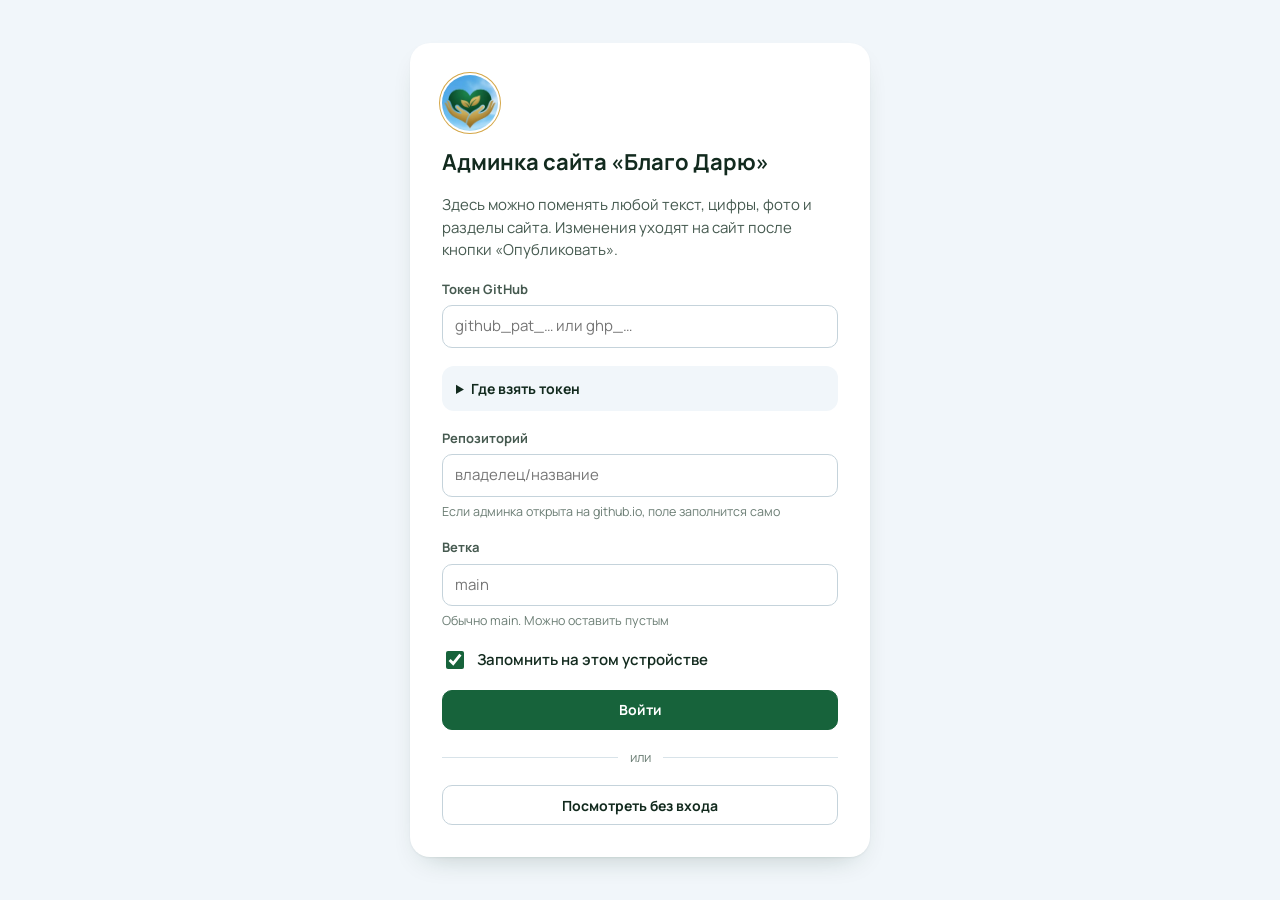
<file: admin/index.html>
<!doctype html>
<html lang="ru">
<head>
<meta charset="utf-8">
<meta name="viewport" content="width=device-width, initial-scale=1">
<meta name="robots" content="noindex, nofollow">
<title>Админка · Благо Дарю</title>
<link rel="icon" href="../images/logo.jpg">
<link rel="preconnect" href="https://fonts.googleapis.com">
<link rel="preconnect" href="https://fonts.gstatic.com" crossorigin>
<link rel="stylesheet" href="https://fonts.googleapis.com/css2?family=Manrope:wght@400;500;600;700;800&display=swap">
<style>
:root{
  --bg:#F1F6FA; --paper:#FFFFFF; --ink:#122A1E; --ink-2:#465A50; --ink-3:#6B7D74; --line:#D8E3E9; --line-2:#C5D3DB;
  --leaf:#17633B; --leaf-2:#1F7A49; --forest:#0C3622; --gold:#D4A646; --gold-2:#F1D186; --gold-soft:#FBF3DF;
  --red:#B4372B; --red-soft:#FBE9E7; --sky-2:#5AA7DD;
  --f:"Manrope",system-ui,-apple-system,"Segoe UI",Roboto,Arial,sans-serif;
  --shadow:0 1px 2px rgba(12,54,34,.06),0 12px 30px -16px rgba(12,54,34,.3);
  color-scheme:light;
}
*,*::before,*::after{box-sizing:border-box}
[hidden]{display:none!important}
html,body{margin:0}
body{background:var(--bg);color:var(--ink);font-family:var(--f);font-size:15px;line-height:1.5}
button,input,select,textarea{font:inherit;color:inherit}
button{cursor:pointer}
:focus-visible{outline:3px solid var(--sky-2);outline-offset:2px;border-radius:6px}
a{color:var(--leaf)}
.ic{width:18px;height:18px;flex:none;fill:none;stroke:currentColor;stroke-width:2;stroke-linecap:round;stroke-linejoin:round}

/* Кнопки */
.btn{display:inline-flex;align-items:center;justify-content:center;gap:8px;min-height:40px;padding:0 16px;border-radius:10px;border:1.5px solid var(--line-2);background:var(--paper);font-weight:700;font-size:14px;white-space:nowrap;text-decoration:none;color:var(--ink)}
.btn:hover{border-color:var(--leaf)}
.btn:disabled{opacity:.5;cursor:not-allowed}
.btn-main{background:var(--leaf);border-color:var(--leaf);color:#fff}
.btn-main:hover{background:var(--leaf-2)}
.btn-gold{background:var(--gold);border-color:var(--gold);color:var(--forest)}
.btn-gold:hover{background:var(--gold-2)}
.btn-sm{min-height:32px;padding:0 10px;font-size:13px;border-radius:8px}
.btn-danger{color:var(--red)}
.btn-danger:hover{border-color:var(--red)}
.icon-btn{width:32px;height:32px;display:inline-grid;place-items:center;border-radius:8px;border:1px solid transparent;background:transparent;color:var(--ink-3)}
.icon-btn:hover{background:var(--bg);color:var(--ink);border-color:var(--line)}
.icon-btn.danger:hover{color:var(--red);background:var(--red-soft)}

/* Вход */
.login{min-height:100vh;display:grid;place-items:center;padding:24px 16px}
.login-card{width:100%;max-width:460px;background:var(--paper);border-radius:20px;padding:32px;box-shadow:var(--shadow);display:grid;gap:18px}
.login-card h1{margin:0;font-size:22px;line-height:1.25}
.login-card p{margin:0;color:var(--ink-2)}
.logo{width:56px;height:56px;border-radius:50%;background:#A9D6F2 url(../images/logo.jpg) 50% 30%/200% no-repeat;box-shadow:0 0 0 2px #fff,0 0 0 3px var(--gold)}
.howto{background:var(--bg);border-radius:12px;padding:12px 14px;font-size:14px;color:var(--ink-2)}
.howto summary{cursor:pointer;font-weight:700;color:var(--ink)}
.howto ol{margin:10px 0 0;padding-left:20px;display:grid;gap:6px}
.err{background:var(--red-soft);color:var(--red);border-radius:10px;padding:10px 12px;font-weight:600;font-size:14px}
.or{display:flex;align-items:center;gap:12px;color:var(--ink-3);font-size:13px}
.or::before,.or::after{content:"";flex:1;height:1px;background:var(--line)}

/* Поля */
.f{display:grid;gap:6px}
.f > label,.f-label{font-weight:700;font-size:13px;color:var(--ink-2)}
.f .hint{font-size:12.5px;color:var(--ink-3);line-height:1.4}
.inp,.ta,.sel{width:100%;border:1.5px solid var(--line-2);background:var(--paper);border-radius:10px;padding:9px 12px;min-height:40px;transition:border-color .15s}
.inp:focus,.ta:focus,.sel:focus{border-color:var(--leaf);outline:none}
.ta{resize:vertical;line-height:1.5;min-height:84px}
.check{display:flex;align-items:center;gap:10px;font-weight:600;cursor:pointer;user-select:none}
.check input{width:18px;height:18px;accent-color:var(--leaf)}
.row2{display:grid;grid-template-columns:1fr 1fr;gap:12px}

/* Каркас */
.top{position:sticky;top:0;z-index:20;background:var(--forest);color:#fff;display:flex;align-items:center;gap:12px;padding:10px 16px;flex-wrap:wrap}
.top .logo{width:36px;height:36px}
.top b{font-size:15px}
.top .repo{font-size:12px;color:#A8C3B2}
.top .sp{flex:1}
.status{font-size:13px;font-weight:700;padding:5px 10px;border-radius:999px;background:rgba(255,255,255,.1);color:#EAF3EC}
.status.dirty{background:var(--gold-soft);color:#8A6216}
.top .btn{border-color:rgba(255,255,255,.25);background:transparent;color:#fff}
.top .btn:hover{border-color:#fff}
.top .btn-gold{background:var(--gold);border-color:var(--gold);color:var(--forest)}
.top .btn-gold:hover{background:var(--gold-2)}
.layout{display:grid;grid-template-columns:290px minmax(0,1fr);gap:20px;max-width:1280px;margin:0 auto;padding:20px 16px 80px;align-items:start}
.side{position:sticky;top:76px;background:var(--paper);border-radius:16px;padding:10px;box-shadow:var(--shadow);display:grid;gap:4px;max-height:calc(100vh - 96px);overflow:auto}
.side-h{font-size:11px;font-weight:800;letter-spacing:.12em;text-transform:uppercase;color:var(--ink-3);padding:10px 10px 4px}
.side-item{display:flex;align-items:center;gap:4px;border-radius:10px;padding:2px 2px 2px 0}
.side-item.on{background:#E3F0E8}
.side-item.off .side-btn{opacity:.5}
.side-btn{flex:1;min-width:0;text-align:left;border:0;background:transparent;padding:8px 10px;border-radius:10px;display:grid;gap:0}
.side-btn b{font-size:14px;font-weight:700;white-space:nowrap;overflow:hidden;text-overflow:ellipsis}
.side-btn span{font-size:12px;color:var(--ink-3);white-space:nowrap;overflow:hidden;text-overflow:ellipsis}
.side-item .icon-btn{width:28px;height:28px}
.side-add{display:flex;gap:6px;padding:8px 6px 4px;border-top:1px solid var(--line);margin-top:6px}
.side-add .sel{min-height:34px;padding:4px 8px;font-size:13px}
.mob-nav{display:none}
.main{display:grid;gap:16px;min-width:0}
.card{background:var(--paper);border-radius:16px;box-shadow:var(--shadow);padding:22px;display:grid;gap:16px;min-width:0}
.card-h{display:flex;align-items:center;justify-content:space-between;gap:12px;flex-wrap:wrap}
.card-h h2{margin:0;font-size:20px}
.card-h .muted{font-size:13px;color:var(--ink-3)}
.banner{background:var(--gold-soft);border:1px solid #EBD9A8;color:#6B4C10;border-radius:12px;padding:12px 14px;display:flex;flex-wrap:wrap;align-items:center;gap:10px;font-weight:600}
.banner .sp{flex:1}

/* Списки */
.list{display:grid;gap:8px}
.item{border:1.5px solid var(--line);border-radius:12px;background:var(--paper);min-width:0}
.item.open{border-color:var(--line-2)}
.item-h{display:flex;align-items:center;gap:6px;padding:6px 6px 6px 10px}
.item-t{flex:1;min-width:0;display:flex;align-items:center;gap:10px;border:0;background:transparent;text-align:left;padding:4px 0}
.item-t .num{font-size:12px;font-weight:800;color:var(--ink-3);width:20px;flex:none}
.item-t b{font-weight:600;white-space:nowrap;overflow:hidden;text-overflow:ellipsis}
.item-t img{width:34px;height:34px;object-fit:cover;border-radius:6px;flex:none}
.item-b{padding:4px 14px 14px;display:grid;gap:14px;border-top:1px solid var(--line)}
.item-b .f:first-child{margin-top:10px}
.list-foot{display:flex;flex-wrap:wrap;gap:8px}
.group{border:1.5px dashed var(--line-2);border-radius:12px;padding:12px 14px;display:grid;gap:12px}
.group > legend{font-weight:700;font-size:13px;color:var(--ink-2);padding:0 6px}

/* Фото */
.imgf{display:flex;gap:14px;align-items:flex-start;flex-wrap:wrap}
.thumb{width:132px;height:132px;border-radius:12px;background:var(--bg) center/cover no-repeat;border:1.5px solid var(--line);flex:none;display:grid;place-items:center;color:var(--ink-3);font-size:12px;text-align:center;overflow:hidden;position:relative}
.thumb img{width:100%;height:100%;object-fit:cover}
.thumb .new{position:absolute;left:6px;top:6px;background:var(--gold);color:var(--forest);font-size:10px;font-weight:800;padding:2px 6px;border-radius:999px}
.imgf-side{flex:1;min-width:220px;display:grid;gap:10px}
.imgf-btns{display:flex;flex-wrap:wrap;gap:6px}
.imgs{display:grid;grid-template-columns:repeat(auto-fill,minmax(110px,1fr));gap:10px}
.imgs .cell{display:grid;gap:4px}
.imgs .thumb{width:100%;height:auto;aspect-ratio:1;cursor:pointer}
.imgs .thumb.sel{outline:3px solid var(--leaf)}
.cell-tools{display:flex;justify-content:center;gap:2px}
.vidf{display:grid;gap:10px}
.vid-name{font-size:13px;color:var(--ink-2);word-break:break-all}

/* Окна */
.modal{position:fixed;inset:0;z-index:50;background:rgba(6,22,14,.6);display:grid;place-items:center;padding:16px}
.modal-box{background:var(--paper);border-radius:18px;width:100%;max-width:880px;max-height:calc(100vh - 32px);display:grid;grid-template-rows:auto 1fr auto;overflow:hidden;box-shadow:var(--shadow)}
.modal-h{display:flex;align-items:center;justify-content:space-between;gap:12px;padding:14px 18px;border-bottom:1px solid var(--line)}
.modal-h h3{margin:0;font-size:17px}
.modal-b{overflow:auto;padding:16px 18px}
.modal-f{display:flex;justify-content:flex-end;gap:8px;padding:12px 18px;border-top:1px solid var(--line)}
.picker{display:grid;grid-template-columns:repeat(auto-fill,minmax(120px,1fr));gap:10px}
.picker button{border:2px solid transparent;border-radius:12px;padding:0;background:var(--bg);aspect-ratio:1;overflow:hidden}
.picker button:hover{border-color:var(--leaf)}
.picker img{width:100%;height:100%;object-fit:cover}
.prev{position:fixed;inset:0;z-index:60;background:#0b1f15;display:grid;grid-template-rows:auto 1fr}
.prev-bar{display:flex;align-items:center;gap:8px;padding:10px 14px;color:#fff;flex-wrap:wrap}
.prev-bar .sp{flex:1}
.prev-bar .btn{background:transparent;color:#fff;border-color:rgba(255,255,255,.3)}
.prev-bar .btn.on{background:#fff;color:var(--forest)}
.prev-stage{display:grid;justify-items:center;overflow:auto;padding:0 12px 12px}
.prev iframe{width:100%;height:100%;border:0;background:#fff;border-radius:10px;transition:width .2s}
.prev iframe.phone{width:390px}
.toast{position:fixed;left:50%;bottom:24px;translate:-50% 0;z-index:80;background:var(--ink);color:#fff;font-weight:700;padding:12px 18px;border-radius:12px;box-shadow:var(--shadow);max-width:calc(100% - 32px)}
.toast.bad{background:var(--red)}
.busy{position:fixed;inset:0;z-index:90;background:rgba(241,246,250,.75);display:grid;place-items:center;font-weight:800;color:var(--forest)}
.busy div{background:var(--paper);padding:18px 24px;border-radius:14px;box-shadow:var(--shadow)}

@media (max-width:900px){
  .layout{grid-template-columns:1fr;padding-top:12px}
  .side{display:none}
  .mob-nav{display:flex;gap:8px;align-items:center}
  .mob-nav .sel{flex:1}
  .row2{grid-template-columns:1fr}
  .card{padding:16px}
  .top{position:static;gap:8px}
  .top .repo{display:none}
  .top .btn{min-height:36px;padding:0 12px;font-size:13px}
}
</style>
</head>
<body>
<div id="app"></div>
<script src="../assets/render.js"></script>
<script src="admin.js"></script>
</body>
</html>
</file>
<file: assets/site.css>
:root{
  /* «Небо и ладони»: небесная подложка, арочные окна с живыми фото,
     тёмно-зелёный блок калькулятора в центре страницы, золото только для главного. */
  --sky-wash:#F1F6FA;
  --paper:#FFFFFF;
  --ink:#122A1E;
  --ink-2:#465A50;
  --ink-3:#6B7D74;
  --line:#D8E3E9;
  --leaf:#17633B;
  --leaf-2:#1F7A49;
  --forest:#0C3622;
  --forest-2:#134A31;
  --gold:#D4A646;
  --gold-2:#F1D186;
  --gold-ink:#8A6216;
  --sky:#A9D6F2;
  --sky-2:#5AA7DD;
  --on-forest:#EAF3EC;
  --on-forest-2:#A8C3B2;
  --glass:rgba(255,255,255,.06);
  --glass-2:rgba(255,255,255,.12);
  --glass-line:rgba(255,255,255,.16);
  --veil:rgba(6,22,14,.94);
  --shadow:0 1px 2px rgba(12,54,34,.06),0 18px 40px -18px rgba(12,54,34,.28);

  --f-display:"Prata","Georgia","Times New Roman",serif;
  --f-body:"Manrope",system-ui,-apple-system,"Segoe UI",Roboto,Arial,sans-serif;

  --step--1:clamp(.82rem,.8rem + .1vw,.9rem);
  --step-0:clamp(1rem,.97rem + .15vw,1.0625rem);
  --step-1:clamp(1.15rem,1.08rem + .4vw,1.35rem);
  --step-2:clamp(1.45rem,1.25rem + 1vw,1.95rem);
  --step-3:clamp(1.95rem,1.55rem + 2vw,3rem);
  --step-4:clamp(2.5rem,1.8rem + 3.6vw,4.5rem);

  --r-lg:28px;--r-md:18px;--r-sm:12px;
  --gut-l:max(20px,env(safe-area-inset-left,0px));
  --gut-r:max(20px,env(safe-area-inset-right,0px));
  color-scheme:light;
}

*,*::before,*::after{box-sizing:border-box}
[hidden]{display:none!important}
html{scroll-behavior:smooth;-webkit-text-size-adjust:100%}
body{margin:0;background:var(--sky-wash);color:var(--ink);font-family:var(--f-body);font-size:var(--step-0);line-height:1.65;overflow-x:hidden}
body::before{content:"";position:fixed;inset:0 0 auto;height:env(safe-area-inset-top,0px);z-index:60;background:var(--paper)}
img,video{max-width:100%;height:auto;display:block}
a{color:inherit}
h1,h2,h3{font-family:var(--f-display);font-weight:400;line-height:1.12;margin:0;text-wrap:balance;letter-spacing:-.005em}
p{margin:0}
button{font:inherit;color:inherit;cursor:pointer}
:focus-visible{outline:3px solid var(--sky-2);outline-offset:3px;border-radius:6px}
section[id]{scroll-margin-top:88px}
.ic{width:1.25em;height:1.25em;flex:none;fill:none;stroke:currentColor;stroke-width:1.9;stroke-linecap:round;stroke-linejoin:round}
.sr{position:absolute;width:1px;height:1px;overflow:hidden;clip:rect(0 0 0 0);white-space:nowrap}
.wrap{width:100%;max-width:1200px;margin-inline:auto;padding-left:var(--gut-l);padding-right:var(--gut-r)}
.band{padding-block:clamp(64px,9vw,120px)}
.eyebrow{font-size:var(--step--1);font-weight:700;letter-spacing:.14em;text-transform:uppercase;color:var(--leaf);display:inline-flex;align-items:center;gap:.6em}
.eyebrow::before{content:"";width:22px;height:2px;background:var(--gold);border-radius:2px}
.sec-head{display:grid;gap:16px;max-width:760px;margin-bottom:clamp(36px,5vw,56px)}
.sec-head.tight{margin-bottom:20px}
.sec-head h2{font-size:var(--step-3);color:var(--forest)}
.sec-head h2 .gold{color:var(--leaf)}
.lead{font-size:var(--step-1);line-height:1.55;color:var(--ink-2);max-width:62ch;display:grid;gap:.6em}

/* Кнопки */
.btn{display:inline-flex;align-items:center;justify-content:center;gap:.55em;min-height:52px;padding:0 24px;border-radius:999px;font-weight:700;font-size:1rem;text-decoration:none;border:0;transition:transform .2s ease,background-color .2s ease,box-shadow .2s ease;white-space:nowrap}
.btn:hover{transform:translateY(-2px)}
.btn-gold{background:var(--gold);color:var(--forest);box-shadow:0 10px 24px -12px rgba(140,98,22,.7)}
.btn-gold:hover{background:var(--gold-2)}
.btn-ghost{background:var(--paper);color:var(--forest);box-shadow:inset 0 0 0 1.5px var(--line)}
.btn-ghost:hover{box-shadow:inset 0 0 0 1.5px var(--leaf)}
.btn-leaf{background:var(--leaf);color:var(--paper)}
.btn-leaf:hover{background:var(--leaf-2)}

/* Шапка */
.top{position:sticky;top:env(safe-area-inset-top,0px);z-index:50;background:rgba(255,255,255,.86);backdrop-filter:saturate(1.4) blur(14px);-webkit-backdrop-filter:saturate(1.4) blur(14px);border-bottom:1px solid transparent;transition:border-color .3s,box-shadow .3s}
.top.scrolled{border-bottom-color:var(--line);box-shadow:0 8px 24px -20px rgba(12,54,34,.5)}
.top-in{display:flex;align-items:center;gap:16px;min-height:72px}
.brand{display:flex;align-items:center;gap:12px;text-decoration:none;color:var(--forest);margin-right:auto}
.emblem{width:46px;height:46px;border-radius:50%;flex:none;background-color:var(--sky);background-position:50% 30%;background-size:200%;background-repeat:no-repeat;box-shadow:0 0 0 2px var(--paper),0 0 0 3px var(--gold)}
.brand-name{white-space:nowrap;font-weight:800;letter-spacing:.06em;text-transform:uppercase;font-size:1.02rem;line-height:1.1}
.brand-name small{display:block;font-weight:600;letter-spacing:.04em;text-transform:none;font-size:.72rem;color:var(--ink-3)}
.nav{display:flex;gap:2px}
.nav a{white-space:nowrap;text-decoration:none;font-weight:600;font-size:.92rem;color:var(--ink-2);padding:8px 10px;border-radius:999px;transition:background-color .2s,color .2s}
.nav a:hover{background:var(--sky-wash);color:var(--forest)}
.top .btn{min-height:44px;padding:0 20px}
.burger{display:none;width:46px;height:46px;border-radius:50%;border:1.5px solid var(--line);background:var(--paper);align-items:center;justify-content:center}

/* Первый экран */
.hero{position:relative;overflow:hidden;background:linear-gradient(180deg,#CBE5F7 0%,#E3F0FA 48%,var(--sky-wash) 100%)}
.hero::before,.hero::after{content:"";position:absolute;pointer-events:none;border-radius:50%;filter:blur(18px);opacity:.9}
.hero::before{width:620px;height:220px;left:-120px;top:70px;background:radial-gradient(closest-side,#fff,rgba(255,255,255,0));animation:drift 38s ease-in-out infinite alternate}
.hero::after{width:520px;height:200px;right:-80px;top:340px;background:radial-gradient(closest-side,#fff,rgba(255,255,255,0));animation:drift 46s ease-in-out infinite alternate-reverse}
@keyframes drift{from{transform:translateX(0)}to{transform:translateX(140px)}}
.hero-in{position:relative;z-index:1;display:grid;grid-template-columns:1.05fr .95fr;gap:clamp(32px,5vw,72px);align-items:center;padding-block:clamp(40px,7vw,96px) clamp(56px,7vw,96px)}
.hero-text{display:grid;gap:24px;min-width:0}
.hero h1{font-size:var(--step-4);color:var(--forest)}
.hero h1 .accent{color:var(--leaf);background:linear-gradient(transparent 72%,rgba(212,166,70,.45) 72%,rgba(212,166,70,.45) 92%,transparent 92%);padding-inline:.04em}
.hero-cta{display:flex;flex-wrap:wrap;gap:12px}
.facts{display:grid;grid-template-columns:repeat(var(--n,3),minmax(0,1fr));gap:12px;margin:8px 0 0;padding:0;list-style:none}
.facts li{background:rgba(255,255,255,.7);border:1px solid rgba(255,255,255,.9);border-radius:var(--r-md);padding:14px 16px;display:grid;gap:2px;align-content:start}
.facts b{font-weight:800;letter-spacing:-.02em;font-size:var(--step-2);color:var(--forest);line-height:1.1;font-variant-numeric:tabular-nums}
.facts span{font-size:var(--step--1);color:var(--ink-2);line-height:1.35}

.hero-art{position:relative;width:100%;max-width:540px;justify-self:center;aspect-ratio:5/6}
.arch{position:absolute;inset:0 6% 7% 16%;border-radius:999px 999px 30px 30px;overflow:hidden;box-shadow:var(--shadow);background:var(--sky)}
.arch img{width:100%;height:100%;object-fit:cover;object-position:50% 22%}
.arch::after{content:"";position:absolute;inset:12px;border-radius:999px 999px 20px 20px;border:1.5px solid rgba(255,255,255,.65);pointer-events:none}
.polaroid{position:absolute;left:0;bottom:0;width:56%;background:var(--paper);padding:9px 9px 12px;border-radius:16px;transform:rotate(-4deg);box-shadow:var(--shadow);margin:0}
.polaroid img{width:100%;aspect-ratio:4/3;object-fit:cover;border-radius:10px}
.polaroid figcaption{display:flex;align-items:center;gap:.45em;font-weight:700;font-size:.9rem;color:var(--forest);padding:8px 4px 0}
.polaroid figcaption .ic{color:#C0473B;fill:#E06A5C;stroke:#C0473B}
.badge{position:absolute;right:0;top:8%;width:clamp(78px,9vw,104px);aspect-ratio:1;border-radius:50%;background-color:var(--sky);background-position:50% 30%;background-size:200%;background-repeat:no-repeat;box-shadow:0 0 0 5px var(--paper),0 0 0 6px var(--gold),var(--shadow)}
.note{position:absolute;right:2%;bottom:20%;display:flex;align-items:center;gap:.5em;background:var(--forest);color:var(--on-forest);font-weight:700;font-size:.85rem;padding:10px 14px;border-radius:999px;box-shadow:var(--shadow)}
.note .ic{color:var(--gold-2)}
.hero-art > *{animation:rise .9s cubic-bezier(.2,.7,.2,1) both}
.hero-art .polaroid{animation-delay:.25s}
.hero-art .badge{animation-delay:.4s}
.hero-art .note{animation-delay:.55s}
@keyframes rise{from{opacity:0;translate:0 24px}to{opacity:1;translate:0 0}}

/* Название */
.name{background:var(--paper)}
.name-play{font-family:var(--f-display);font-size:clamp(2.3rem,12vw,8.5rem);line-height:1;color:var(--forest);display:flex;justify-content:center;align-items:baseline;margin-block:8px clamp(36px,5vw,64px);white-space:nowrap}
.name-play .w2{color:var(--leaf)}
.name-play .gap{display:inline-block;width:.32em;animation:gap 7s ease-in-out infinite}
@keyframes gap{0%,30%{width:.32em}45%,80%{width:0}95%,100%{width:.32em}}
.meanings{display:grid;grid-template-columns:1fr 1fr;gap:clamp(20px,3vw,40px)}
.meaning{display:grid;gap:12px;padding:clamp(24px,3vw,36px);border-radius:var(--r-lg);background:var(--sky-wash);min-width:0;align-content:start}
.meaning h3{font-size:var(--step-2);color:var(--forest)}
.meaning h3 .em{color:var(--gold-ink)}
.meaning p{color:var(--ink-2);max-width:56ch}
.verse{margin:clamp(40px,6vw,72px) auto 0;max-width:860px;text-align:center;display:grid;gap:14px}
.verse blockquote{margin:0;font-family:var(--f-display);font-size:var(--step-3);line-height:1.25;color:var(--forest);text-wrap:balance}
.verse blockquote::before{content:"«"}
.verse blockquote::after{content:"»"}
.verse cite{font-style:normal;font-weight:700;font-size:var(--step--1);letter-spacing:.12em;text-transform:uppercase;color:var(--gold-ink)}

/* Калькулятор */
.forest{position:relative;background:var(--forest);color:var(--on-forest);overflow:hidden}
.forest::before{content:"";position:absolute;width:900px;height:900px;right:-300px;top:-420px;border-radius:50%;background:radial-gradient(closest-side,rgba(212,166,70,.22),rgba(212,166,70,0));pointer-events:none}
.forest .wrap{position:relative}
.forest .eyebrow{color:var(--gold-2)}
.forest .sec-head h2{color:var(--paper)}
.forest .sec-head h2 .gold{color:var(--gold-2)}
.forest .lead{color:var(--on-forest-2)}
.calc-grid{display:grid;grid-template-columns:minmax(0,.92fr) minmax(0,1.08fr);gap:clamp(20px,3vw,32px);align-items:start}
.ctl-wrap{display:grid;gap:16px}
.ctl{border:1px solid var(--glass-line);background:var(--glass);border-radius:var(--r-lg);padding:clamp(20px,2.6vw,28px);margin:0;display:grid;gap:16px;min-width:0}
.ctl legend{float:left;width:100%;padding:0;display:flex;align-items:center;gap:12px;font-weight:800;font-size:1.05rem;color:var(--paper)}
.step{display:inline-grid;place-items:center;width:30px;height:30px;border-radius:50%;background:var(--gold);color:var(--forest);font-size:.9rem}
.seg{display:grid;grid-template-columns:1fr 1fr;padding:4px;border-radius:999px;background:rgba(0,0,0,.22)}
.seg-btn{border:0;background:transparent;color:var(--on-forest-2);font-weight:700;min-height:42px;border-radius:999px;transition:background-color .2s,color .2s}
.seg-btn[aria-pressed="true"]{background:var(--paper);color:var(--forest)}
.chips{display:flex;flex-wrap:wrap;gap:8px}
.chip{display:inline-flex;align-items:center;gap:.45em;border:1px solid var(--glass-line);background:var(--glass);color:var(--on-forest);border-radius:999px;min-height:44px;padding:0 16px;font-weight:700;font-size:.95rem;transition:background-color .2s,border-color .2s,color .2s;font-variant-numeric:tabular-nums}
.chip small{font-weight:600;font-size:.8rem;opacity:.75}
.chip:hover{border-color:var(--gold-2)}
.chip[aria-pressed="true"]{background:var(--gold);border-color:var(--gold);color:var(--forest)}
.range-label{display:flex;justify-content:space-between;align-items:baseline;gap:12px;font-weight:600;color:var(--on-forest-2);font-size:.95rem}
.range-label output{font-weight:800;letter-spacing:-.02em;font-size:1.45rem;color:var(--paper);font-variant-numeric:tabular-nums}
input[type=range]{--p:1.5%;-webkit-appearance:none;appearance:none;width:100%;height:28px;background:transparent;margin:0}
input[type=range]::-webkit-slider-runnable-track{height:8px;border-radius:8px;background:linear-gradient(90deg,var(--gold) var(--p),var(--glass-2) var(--p))}
input[type=range]::-moz-range-track{height:8px;border-radius:8px;background:linear-gradient(90deg,var(--gold) var(--p),var(--glass-2) var(--p))}
input[type=range]::-webkit-slider-thumb{-webkit-appearance:none;width:26px;height:26px;border-radius:50%;background:var(--paper);border:4px solid var(--gold);margin-top:-9px;box-shadow:0 4px 12px rgba(0,0,0,.35)}
input[type=range]::-moz-range-thumb{width:18px;height:18px;border-radius:50%;background:var(--paper);border:4px solid var(--gold);box-shadow:0 4px 12px rgba(0,0,0,.35)}
.range-scale{display:flex;justify-content:space-between;font-size:.8rem;color:var(--on-forest-2);margin-top:-8px}
.dots{display:grid;grid-template-columns:repeat(20,1fr);gap:5px}
.dots i{aspect-ratio:1;border-radius:50%;background:var(--glass-2);transition:background-color .35s ease,transform .35s ease}
.dots i.on{background:var(--gold-2);transform:scale(1.08)}
.ctl-note{font-size:.88rem;color:var(--on-forest-2);display:flex;justify-content:space-between;gap:12px}
.ctl-note b{color:var(--gold-2);white-space:nowrap}
.result{border-radius:var(--r-lg);background:linear-gradient(160deg,var(--forest-2),#0F3F29);border:1px solid var(--glass-line);padding:clamp(22px,3vw,36px);display:grid;gap:18px;min-width:0}
.eq{font-weight:700;color:var(--on-forest-2);font-variant-numeric:tabular-nums;font-size:.98rem}
.total{display:flex;flex-wrap:wrap;align-items:baseline;gap:.25em .4em;line-height:1}
.total b{font-weight:800;font-size:clamp(2.7rem,1.8rem + 3.6vw,4.6rem);color:var(--gold-2);font-variant-numeric:tabular-nums;letter-spacing:-.035em}
.total b.long{font-size:clamp(1.9rem,1.2rem + 2.6vw,3.4rem)}
.total span{font-size:1.1rem;font-weight:700;color:var(--on-forest)}
.perday{font-size:.95rem;color:var(--on-forest-2)}
.headline{font-family:var(--f-display);font-size:var(--step-2);line-height:1.25;color:var(--paper);text-wrap:balance}
.headline .hn{font-family:var(--f-body);font-weight:800;letter-spacing:-.02em;color:var(--gold-2)}
.picto{display:flex;flex-wrap:wrap;gap:6px;align-items:center;min-height:30px;color:var(--gold-2)}
.picto .ic{width:26px;height:26px;animation:pop .35s ease both}
.picto .more{font-weight:800;font-size:.95rem;color:var(--gold-2);margin-left:4px;font-variant-numeric:tabular-nums}
@keyframes pop{from{opacity:0;transform:scale(.4)}to{opacity:1;transform:none}}
.res-grid{list-style:none;margin:0;padding:0;display:grid;grid-template-columns:1fr 1fr;gap:12px}
.res{background:var(--glass);border:1px solid var(--glass-line);border-radius:var(--r-md);padding:16px;display:grid;gap:4px;align-content:start;min-width:0}
.res .ic{color:var(--gold-2);width:24px;height:24px;margin-bottom:6px}
.res-num{font-weight:800;letter-spacing:-.02em;font-size:1.75rem;line-height:1.05;color:var(--paper);font-variant-numeric:tabular-nums}
.res-label{font-weight:700;line-height:1.3;color:var(--on-forest)}
.res-sub{font-size:.82rem;line-height:1.35;color:var(--on-forest-2)}
.res-bar{display:block;height:4px;border-radius:4px;background:var(--glass-2);margin-top:10px;overflow:hidden}
.res-bar i{display:block;height:100%;width:var(--w,0%);background:var(--gold);border-radius:4px;transition:width .5s ease}
.result-cta{display:flex;flex-wrap:wrap;align-items:center;gap:12px 18px}
.result-cta .phone-txt{font-weight:700;color:var(--on-forest);user-select:all;font-variant-numeric:tabular-nums}
.fine{font-size:.8rem;color:var(--on-forest-2);line-height:1.45}

/* Курс в стаканах кофе */
.rate{background:var(--paper)}
.rate-list{list-style:none;margin:0;padding:0;display:grid;border-top:1px solid var(--line)}
.rate-row{display:grid;grid-template-columns:minmax(0,1.1fr) minmax(0,1.6fr) 130px;gap:16px 28px;align-items:center;padding-block:22px;border-bottom:1px solid var(--line)}
.rate-name{display:grid;gap:2px}
.rate-name b{font-weight:700;line-height:1.35}
.rate-name span{color:var(--ink-3);font-size:.92rem;font-variant-numeric:tabular-nums}
.cups{display:flex;flex-wrap:wrap;gap:4px;color:var(--leaf)}
.cups .ic{width:24px;height:24px}
.cup-part{display:inline-block;overflow:hidden;width:calc(var(--f) * 24px);height:24px}
.rate-n{font-weight:800;letter-spacing:-.02em;font-size:1.4rem;color:var(--forest);text-align:right;line-height:1.1}
.rate-n small{display:block;font-weight:600;letter-spacing:0;font-size:.8rem;color:var(--ink-3)}
.rate-row.ref .cups{color:var(--gold-ink)}
.rate-foot{display:flex;flex-wrap:wrap;justify-content:space-between;gap:12px 24px;margin-top:22px;color:var(--ink-3);font-size:.9rem}

/* Кнопка-фото для просмотра */
.lb-open{display:block;width:100%;height:100%;padding:0;border:0;background:none;cursor:zoom-in;overflow:hidden;border-radius:inherit}
.lb-open img{width:100%;height:100%;object-fit:cover;transition:transform .6s cubic-bezier(.2,.7,.2,1)}
.lb-open:hover img{transform:scale(1.035)}

/* Наши дела */
.deeds{display:grid;gap:clamp(56px,8vw,104px)}
.deed{display:grid;grid-template-columns:1.15fr .85fr;gap:clamp(28px,5vw,64px);align-items:center}
.deed:nth-child(even) .deed-media{order:2}
.deed-media{display:grid;grid-template-columns:2fr 1fr;grid-template-rows:1fr 1fr;gap:12px;aspect-ratio:6/5;min-width:0}
.deed-media.n1{grid-template-columns:1fr;grid-template-rows:1fr}
.deed-media.n2{grid-template-rows:1fr}
.deed-media .dm{border-radius:var(--r-md);overflow:hidden;background:var(--line);min-height:0}
.deed-media .dm.main{grid-row:span 2;border-radius:var(--r-lg)}
.deed-media.n2 .dm.main{grid-row:auto}
.deed-text{display:grid;gap:16px;min-width:0}
.when{font-weight:700;font-size:var(--step--1);letter-spacing:.12em;text-transform:uppercase;color:var(--gold-ink)}
.deed-text h3{font-size:var(--step-3);color:var(--forest)}
.deed-text p{color:var(--ink-2);max-width:52ch}
.deed-text .tag{justify-self:start;display:inline-flex;align-items:center;gap:.6em;background:var(--forest);color:var(--on-forest);font-weight:700;padding:10px 16px;border-radius:999px;font-size:.95rem}
.deed-text .tag .ic{color:var(--gold-2)}

/* Центр восстановления */
.center{background:var(--paper)}
.center-grid{display:grid;grid-template-columns:1fr 1fr;gap:clamp(28px,5vw,64px);align-items:start}
.center-text{display:grid;gap:18px;min-width:0}
.center-body{display:grid;gap:12px;color:var(--ink-2);font-size:var(--step-1);line-height:1.55;max-width:56ch}
.list-title{font-size:var(--step-2);color:var(--forest);margin-top:12px}
.checklist{list-style:none;margin:0;padding:0;display:grid;gap:10px}
.checklist li{display:flex;gap:14px;align-items:flex-start;background:var(--sky-wash);border-radius:var(--r-md);padding:14px 16px}
.checklist .ic{flex:none;width:28px;height:28px;padding:5px;border-radius:50%;background:var(--leaf);color:var(--paper);stroke-width:3}
.checklist b{display:block;font-weight:700;line-height:1.4}
.checklist span{display:block;font-size:.9rem;color:var(--ink-3)}
.center-mosaic{display:grid;grid-template-columns:1fr 1fr;grid-template-rows:auto auto;gap:12px;position:sticky;top:96px}
.center-mosaic .dm{border-radius:var(--r-md);overflow:hidden;aspect-ratio:1;background:var(--line)}
.center-mosaic .dm.main{grid-column:1 / -1;aspect-ratio:4/3;border-radius:var(--r-lg)}
.center-mosaic.n1 .dm.main{aspect-ratio:4/5}
.strip{display:grid;grid-template-columns:repeat(auto-fill,minmax(190px,1fr));gap:12px;margin-top:clamp(32px,5vw,56px)}
.strip-item{margin:0;border-radius:var(--r-md);overflow:hidden;aspect-ratio:3/4;background:var(--line);position:relative}
.strip-item.vid{background:var(--forest)}
.strip-item video{width:100%;height:100%;object-fit:cover}
.strip-item figcaption{position:absolute;left:8px;top:8px;right:8px;display:flex;align-items:center;gap:.4em;font-size:.78rem;font-weight:700;color:var(--on-forest);background:rgba(12,54,34,.85);padding:5px 10px;border-radius:999px;pointer-events:none;width:max-content;max-width:calc(100% - 16px)}
.strip-item figcaption .ic{width:1em;height:1em;flex:none}

/* Благословители */
.partners{background:var(--sky-wash)}
.p-groups{columns:2 420px;column-gap:16px}
.p-group{break-inside:avoid;margin:0 0 16px;background:var(--paper);border:1px solid var(--line);border-radius:var(--r-lg);padding:clamp(20px,2.6vw,28px)}
.p-group header{display:flex;flex-wrap:wrap;align-items:baseline;justify-content:space-between;gap:6px 12px;margin-bottom:14px}
.p-group h3{font-size:var(--step-1);color:var(--forest);font-family:var(--f-display)}
.p-note{font-size:.82rem;font-weight:700;color:var(--gold-ink);background:#FBF3DF;border-radius:999px;padding:3px 10px}
.p-list{list-style:none;margin:0;padding:0;display:grid}
.p-list li{display:grid;gap:1px;padding-block:12px;border-top:1px solid var(--line)}
.p-list li:first-child{border-top:0;padding-top:0}
.p-list b{font-weight:700;color:var(--ink);line-height:1.35}
.p-person{color:var(--ink-2);font-size:.95rem}
.p-what{color:var(--leaf);font-size:.92rem;font-weight:600}
.p-inn{color:var(--ink-3);font-size:.8rem;font-variant-numeric:tabular-nums;letter-spacing:.02em}

/* Письма */
.letters{background:var(--paper)}
.letter-grid{display:grid;grid-template-columns:repeat(auto-fill,minmax(220px,1fr));gap:16px}
.letter{margin:0;display:grid;gap:10px;align-content:start}
.letter .lb-open{aspect-ratio:3/4;border-radius:var(--r-md);background:var(--line)}
.letter figcaption{font-size:.9rem;font-weight:600;color:var(--ink-2);line-height:1.35}

/* Фотоотчёт */
.gallery-sec{background:var(--sky-wash)}
.filters{display:flex;flex-wrap:wrap;gap:8px;margin-bottom:24px}
.filter{border:1.5px solid var(--line);background:var(--paper);border-radius:999px;min-height:42px;padding:0 18px;font-weight:700;font-size:.95rem;color:var(--ink-2);transition:all .2s}
.filter:hover{border-color:var(--leaf);color:var(--forest)}
.filter[aria-pressed="true"]{background:var(--forest);border-color:var(--forest);color:var(--paper)}
.filter span{font-weight:600;opacity:.6;margin-left:.3em;font-variant-numeric:tabular-nums}
.masonry{columns:3 260px;column-gap:14px}
.g-item{break-inside:avoid;margin:0 0 14px;border-radius:var(--r-md);overflow:hidden;background:var(--line);position:relative}
.g-item .lb-open img{height:auto}
.g-item video{width:100%;height:auto;background:var(--forest)}
.g-cap{position:absolute;left:10px;top:10px;background:var(--forest);color:var(--on-forest);font-size:.78rem;font-weight:700;padding:5px 10px;border-radius:999px;display:flex;align-items:center;gap:.4em;pointer-events:none}
.g-cap .ic{width:1em;height:1em}

/* Просмотр фото */
.lb{position:fixed;inset:0;z-index:100;background:var(--veil);display:grid;grid-template-rows:auto 1fr auto;padding:calc(12px + env(safe-area-inset-top,0px)) max(12px,env(safe-area-inset-right,0px)) calc(16px + env(safe-area-inset-bottom,0px)) max(12px,env(safe-area-inset-left,0px));color:var(--on-forest)}
.lb-bar{display:flex;justify-content:space-between;align-items:center;gap:12px}
.lb-count{font-weight:700;font-variant-numeric:tabular-nums;color:var(--on-forest-2)}
.lb-stage{display:flex;align-items:center;justify-content:center;min-height:0;position:relative}
.lb-stage img{max-width:100%;max-height:100%;object-fit:contain;border-radius:12px}
.lb-cap{text-align:center;font-weight:600;padding-top:12px}
.lb-btn{width:48px;height:48px;border-radius:50%;border:1px solid var(--glass-line);background:var(--glass-2);color:var(--paper);display:grid;place-items:center}
.lb-btn:hover{background:rgba(255,255,255,.2)}
.lb-prev,.lb-next{position:absolute;top:50%;translate:0 -50%}
.lb-prev{left:0}.lb-next{right:0}

/* Как помочь */
.help-grid{display:grid;grid-template-columns:repeat(6,minmax(0,1fr));gap:16px}
.help{grid-column:span 2;background:var(--paper);border:1px solid var(--line);border-radius:var(--r-lg);padding:clamp(22px,2.6vw,32px);display:grid;gap:12px;align-content:start}
.help.big{grid-column:span 3}
.help .ico{width:52px;height:52px;border-radius:16px;display:grid;place-items:center;background:var(--sky-wash);color:var(--leaf)}
.help .ico .ic{width:26px;height:26px}
.help h3{font-size:var(--step-2);color:var(--forest)}
.help p{color:var(--ink-2)}
.help .btn{justify-self:start;margin-top:6px}
.help.accent{background:var(--forest);border-color:var(--forest)}
.help.accent h3{color:var(--paper)}
.help.accent p{color:var(--on-forest-2)}
.help.accent .ico{background:var(--glass-2);color:var(--gold-2)}

/* Кто мы */
.team{background:var(--paper)}
.team-in{display:grid;grid-template-columns:.8fr 1.2fr;gap:clamp(32px,6vw,88px);align-items:center}
.team-art{position:relative;aspect-ratio:4/5;max-width:440px;width:100%;justify-self:center}
.team-art .arch{inset:0}
.team-art .arch img{object-position:50% 40%}
.team-text{display:grid;gap:20px;min-width:0}
.team-text h2{font-size:var(--step-3);color:var(--forest)}
.team-text p{color:var(--ink-2);max-width:58ch}
.team-verse{margin:12px 0 0;padding:24px 0 0;border-top:1px solid var(--line);display:grid;gap:10px}
.team-verse blockquote{margin:0;font-family:var(--f-display);font-size:var(--step-1);line-height:1.45;color:var(--forest)}
.team-verse cite{font-style:normal;font-weight:700;font-size:var(--step--1);letter-spacing:.12em;text-transform:uppercase;color:var(--gold-ink)}

/* Текст с фото */
.textsec .textsec-in{display:grid;grid-template-columns:1.2fr .8fr;gap:clamp(28px,5vw,64px);align-items:center}
.textsec-body{display:grid;gap:14px;min-width:0}
.textsec-body > p{color:var(--ink-2);max-width:62ch}
.textsec-img{margin:0;border-radius:var(--r-lg);overflow:hidden;aspect-ratio:4/5}

/* Вопросы */
.faq-list{display:grid;gap:12px;max-width:880px}
.faq-list details{background:var(--paper);border:1px solid var(--line);border-radius:var(--r-md);padding:0 22px;transition:border-color .2s}
.faq-list details[open]{border-color:var(--leaf)}
.faq-list summary{list-style:none;cursor:pointer;display:flex;justify-content:space-between;align-items:center;gap:16px;min-height:64px;font-weight:700;font-size:1.05rem;color:var(--forest)}
.faq-list summary::-webkit-details-marker{display:none}
.faq-list summary .ic{transition:transform .25s;color:var(--leaf)}
.faq-list details[open] summary .ic{transform:rotate(45deg)}
.faq-list details p{padding:0 0 20px;color:var(--ink-2);max-width:68ch}

/* Контакты */
.contact{background:linear-gradient(180deg,var(--sky-wash) 0%,#D6EBF8 100%)}
.contact-card{display:grid;grid-template-columns:1.2fr .8fr;gap:clamp(24px,4vw,56px);align-items:center;background:var(--paper);border-radius:clamp(24px,4vw,40px);padding:clamp(28px,5vw,64px);box-shadow:var(--shadow)}
.contact-card h2{font-size:var(--step-3);color:var(--forest)}
.contact-main{display:grid;gap:20px;min-width:0}
.contact-main > p{color:var(--ink-2)}
.phone-big{font-weight:800;letter-spacing:-.025em;font-size:clamp(1.7rem,1.1rem + 3vw,3.2rem);line-height:1.05;color:var(--forest);text-decoration:none;font-variant-numeric:lining-nums;white-space:nowrap}
.phone-row{display:flex;flex-wrap:wrap;align-items:center;gap:12px 16px}
.copy{display:inline-flex;align-items:center;gap:.5em;border:1.5px solid var(--line);background:var(--paper);border-radius:999px;min-height:44px;padding:0 16px;font-weight:700;font-size:.92rem;color:var(--ink-2)}
.copy:hover{border-color:var(--leaf);color:var(--forest)}
.socials{display:grid;gap:12px}
.social{display:flex;align-items:center;gap:14px;text-decoration:none;background:var(--sky-wash);border-radius:var(--r-md);padding:16px 18px;transition:background-color .2s,transform .2s}
.social:hover{background:#E2EEF6;transform:translateY(-2px)}
.social .mark{width:44px;height:44px;border-radius:12px;display:grid;place-items:center;color:var(--paper);font-weight:800;font-size:.85rem;letter-spacing:.02em;flex:none}
.social .vk{background:#0077FF}
.social .max{background:linear-gradient(135deg,#3D7BFF,#9B4DFF)}
.social b{display:block;color:var(--forest)}
.social span span{font-size:.88rem;color:var(--ink-3)}
.social > .ic{margin-left:auto;color:var(--ink-3)}
.city{display:flex;align-items:center;gap:.5em;color:var(--ink-2);font-weight:600}
.city .ic{color:var(--leaf)}

/* Подвал */
.foot{background:var(--forest);color:var(--on-forest-2);padding-block:56px 40px}
.foot-in{display:grid;grid-template-columns:1.2fr 1fr auto;gap:32px;align-items:start}
.foot-brand{display:grid;gap:16px}
.foot .brand{color:var(--paper)}
.foot .brand-name small{color:var(--on-forest-2)}
.foot p{max-width:42ch;font-size:.95rem}
.foot nav{display:grid;grid-template-columns:repeat(2,auto);gap:8px 28px;align-content:start}
.foot nav a{text-decoration:none;font-weight:600;color:var(--on-forest)}
.foot nav a:hover{color:var(--gold-2)}
.foot-contacts{display:grid;gap:6px}
.foot-contacts a{text-decoration:none;font-weight:800;color:var(--paper);font-size:1.15rem;white-space:nowrap}
.foot-bottom{margin-top:40px;padding-top:20px;border-top:1px solid var(--glass-line);display:flex;flex-wrap:wrap;justify-content:space-between;gap:12px;font-size:.85rem}

.dock{display:none}
.toast{position:fixed;left:50%;bottom:calc(24px + env(safe-area-inset-bottom,0px));translate:-50% 0;z-index:120;background:var(--ink);color:var(--paper);font-weight:700;padding:12px 20px;border-radius:999px;box-shadow:var(--shadow);font-size:.95rem}

@media (max-width:1180px){
  .nav{display:none}
  .burger{display:inline-flex}
  .top .top-btn{display:none}
  .nav.open{display:grid;position:absolute;left:0;right:0;top:100%;background:var(--paper);border-bottom:1px solid var(--line);padding:12px var(--gut-r) 20px var(--gut-l);gap:2px;box-shadow:0 20px 30px -20px rgba(12,54,34,.4);max-height:calc(100vh - 80px);overflow:auto}
  .nav.open a{padding:14px 12px;font-size:1.05rem}
}
@media (max-width:1020px){
  .hero-in{grid-template-columns:1fr}
  .hero-art{max-width:460px}
  .calc-grid{grid-template-columns:1fr}
  .center-grid{grid-template-columns:1fr}
  .center-mosaic{position:static}
  .help-grid{grid-template-columns:repeat(2,minmax(0,1fr))}
  .help,.help.big{grid-column:span 1}
  .help:last-child:nth-child(odd){grid-column:span 2}
  .team-in,.textsec .textsec-in{grid-template-columns:1fr}
  .contact-card{grid-template-columns:1fr}
  .foot-in{grid-template-columns:1fr 1fr}
}
@media (max-width:760px){
  .deed,.meanings{grid-template-columns:1fr}
  .deed:nth-child(even) .deed-media{order:0}
  .rate-row{grid-template-columns:1fr auto;gap:12px 16px}
  .rate-row .cups{grid-column:1 / -1;order:3}
  .dock{display:grid;grid-auto-flow:column;grid-auto-columns:1fr;gap:8px;position:fixed;left:0;right:0;bottom:0;z-index:70;background:rgba(255,255,255,.92);backdrop-filter:blur(14px);-webkit-backdrop-filter:blur(14px);border-top:1px solid var(--line);padding:10px var(--gut-r) calc(10px + env(safe-area-inset-bottom,0px)) var(--gut-l)}
  .dock a{display:flex;align-items:center;justify-content:center;gap:.45em;min-height:48px;border-radius:14px;font-weight:800;font-size:.92rem;text-decoration:none;background:var(--sky-wash);color:var(--forest)}
  .dock .d-call{background:var(--gold)}
  body{padding-bottom:calc(72px + env(safe-area-inset-bottom,0px))}
  .toast{bottom:calc(90px + env(safe-area-inset-bottom,0px))}
  .foot-in{grid-template-columns:1fr}
  .strip{grid-template-columns:repeat(2,minmax(0,1fr))}
}
@media (max-width:520px){
  .help-grid{grid-template-columns:1fr}
  .help:last-child:nth-child(odd){grid-column:span 1}
  .res-grid{gap:8px}
  .res{padding:14px}
  .res-num{font-size:1.6rem}
  .facts{grid-template-columns:1fr}
  .facts li{grid-template-columns:3.6rem 1fr;align-items:center;gap:12px}
  .facts b{font-size:1.4rem}
  .contact-card{padding:24px 20px}
  .hero-cta .btn{flex:1 1 100%}
  .brand-name small{display:none}
  .deed-media,.deed-media.n2,.deed-media.n1{grid-template-columns:1fr 1fr;grid-template-rows:auto auto;aspect-ratio:auto}
  .deed-media .dm{aspect-ratio:1}
  .deed-media .dm.main,.deed-media.n2 .dm.main{grid-row:auto;grid-column:1 / -1;aspect-ratio:4/3}
  .letter-grid{grid-template-columns:1fr 1fr;gap:12px}
  .p-groups{columns:1}
  .lb-prev,.lb-next{top:auto;bottom:-6px;translate:0 0}
}
@media (prefers-reduced-motion:reduce){
  *,*::before,*::after{animation:none!important;transition:none!important;scroll-behavior:auto!important}
}
</file>
